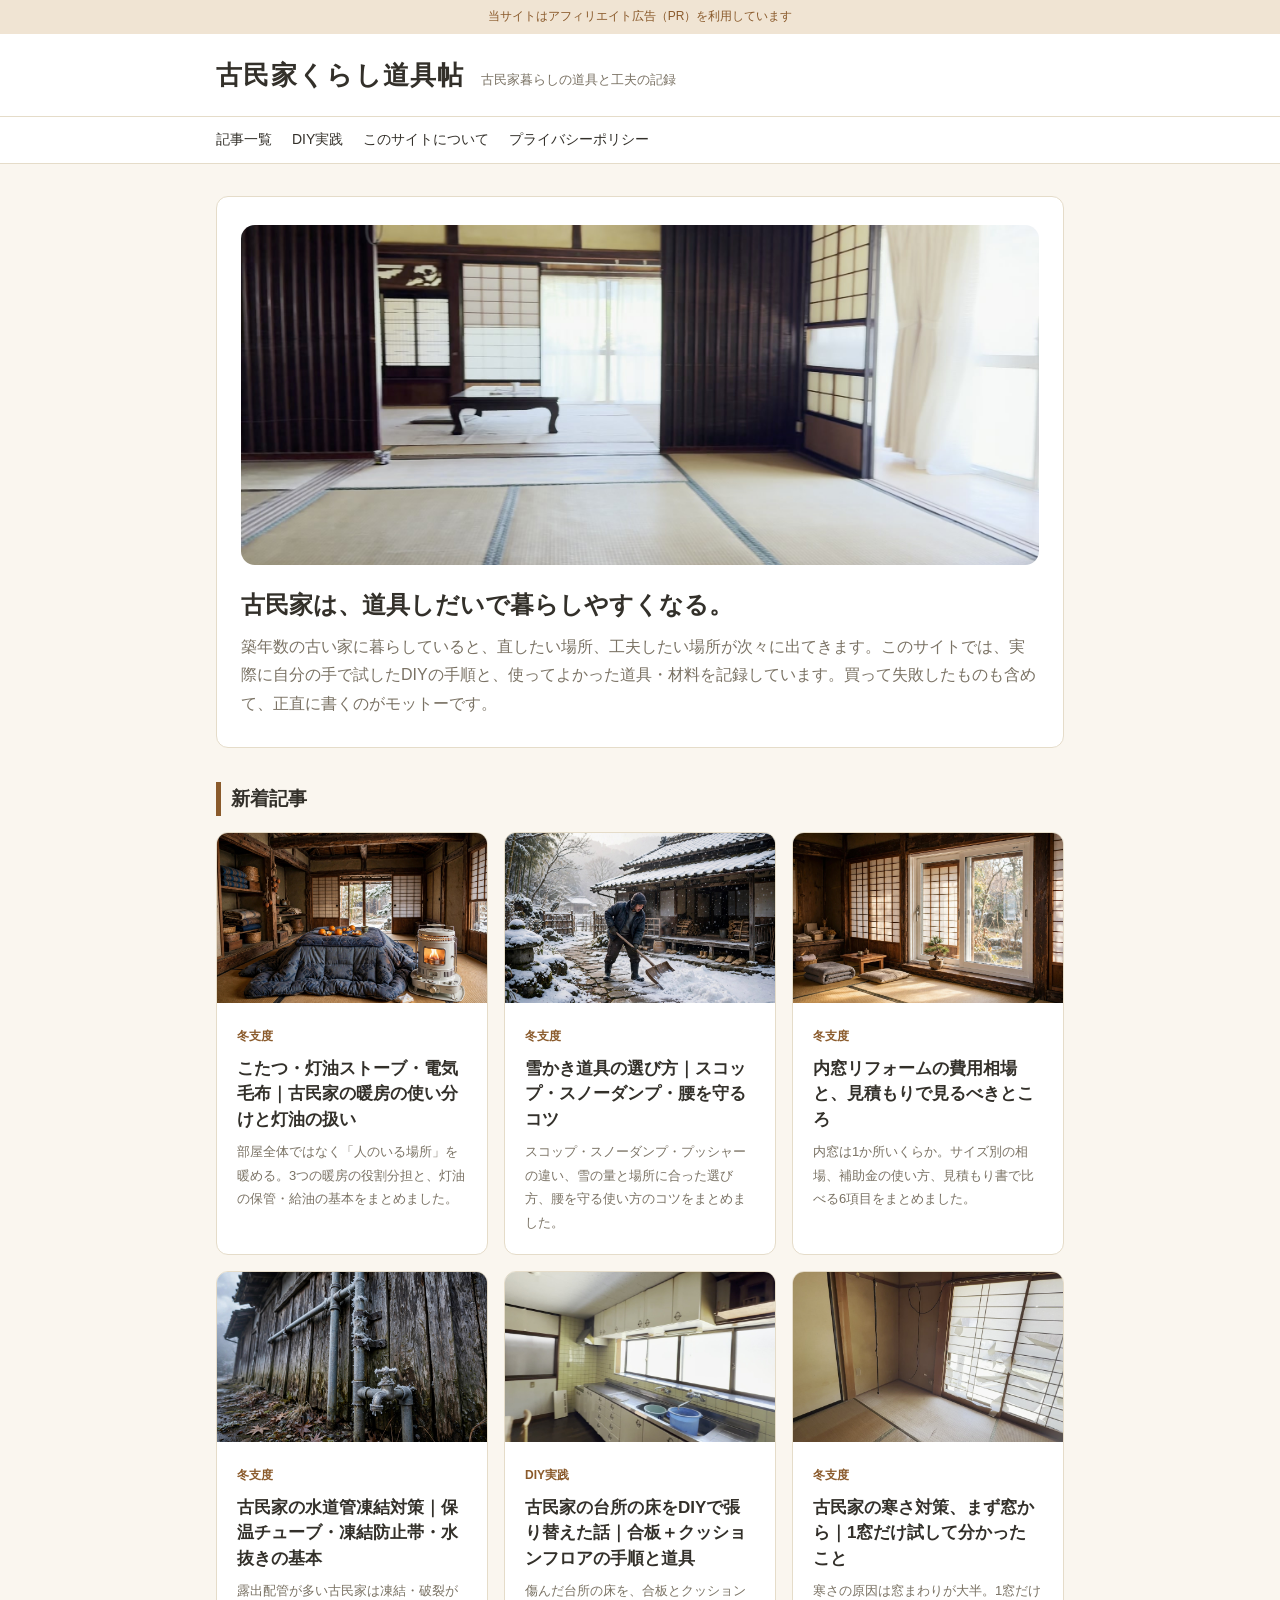
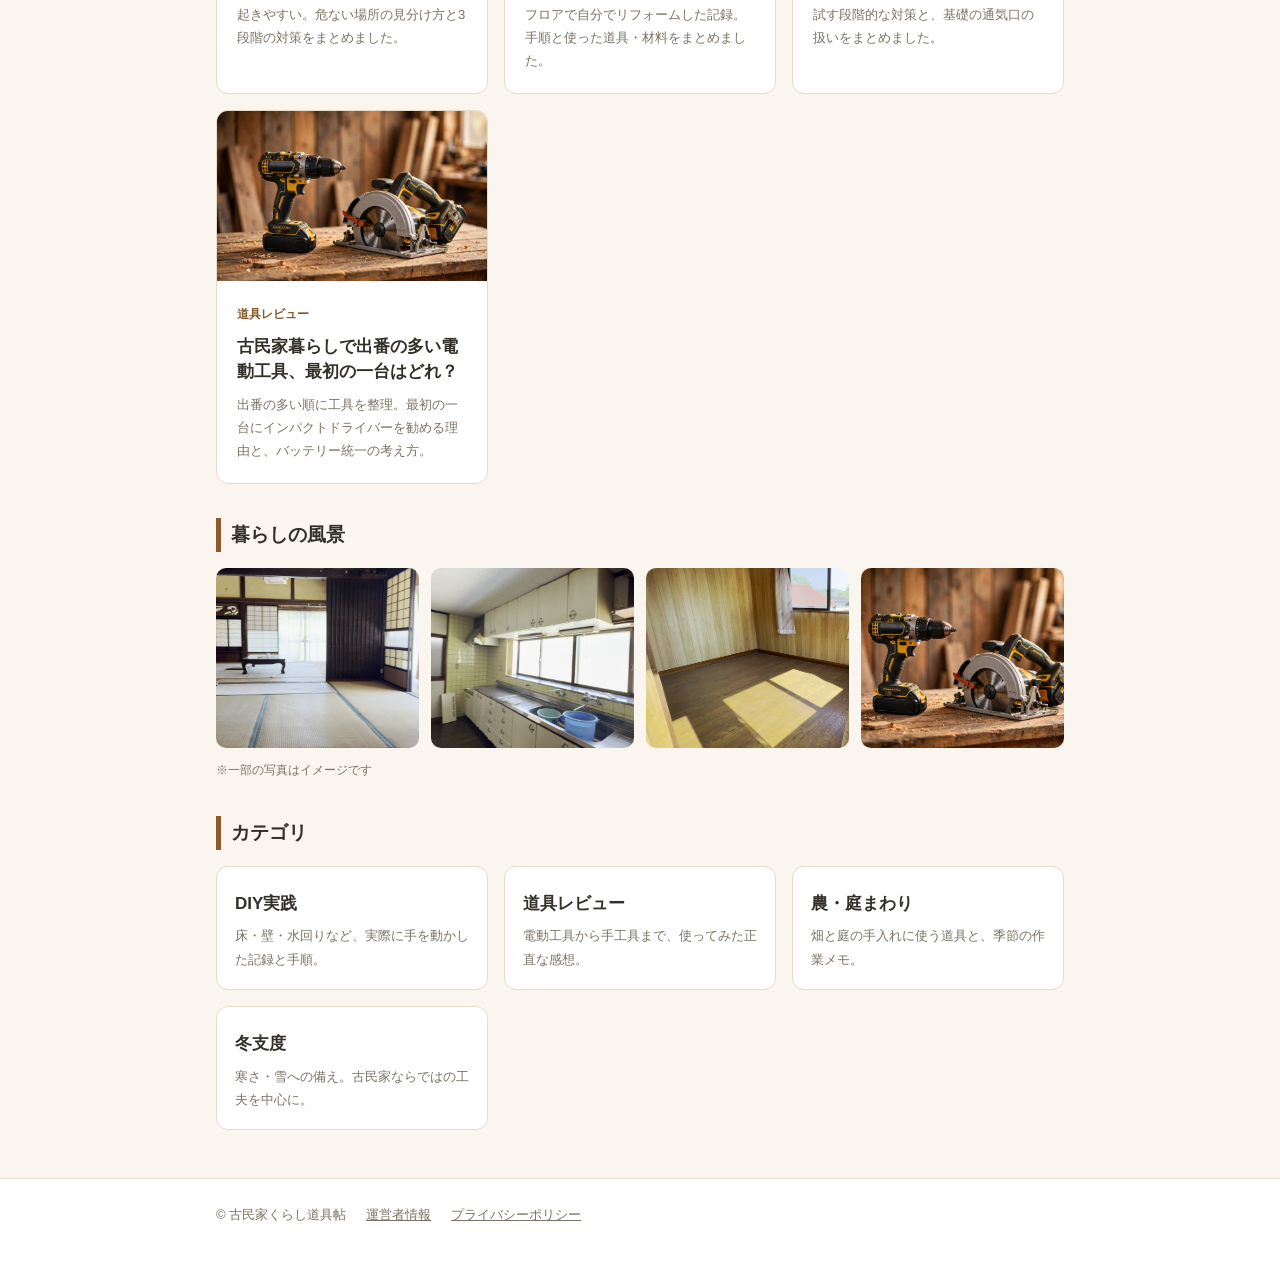
<file: index.html>
<!DOCTYPE html>
<html lang="ja">
<head>
<meta charset="UTF-8">
<meta name="viewport" content="width=device-width, initial-scale=1">
<title>古民家くらし道具帖｜古民家暮らしの道具と工夫の記録</title>
<meta name="description" content="古民家に暮らしながら、DIYや日々の暮らしで実際に使っている道具・材料を正直に記録するサイトです。">
<link rel="stylesheet" href="style.css">
<!-- Google tag (gtag.js) -->
<script async src="https://www.googletagmanager.com/gtag/js?id=G-YVB22NYQNQ"></script>
<script>
  window.dataLayer = window.dataLayer || [];
  function gtag(){dataLayer.push(arguments);}
  gtag('js', new Date());
  gtag('config', 'G-YVB22NYQNQ');
</script>
</head>
<body>
<div class="pr-note">当サイトはアフィリエイト広告（PR）を利用しています</div>
<header class="site">
  <div class="wrap">
    <a class="logo" href="index.html">古民家くらし道具帖</a>
    <span class="tagline">古民家暮らしの道具と工夫の記録</span>
  </div>
</header>
<nav class="cats">
  <div class="wrap">
    <a href="#articles">記事一覧</a>
    <a href="articles/yuka-diy.html">DIY実践</a>
    <a href="about.html">このサイトについて</a>
    <a href="privacy.html">プライバシーポリシー</a>
  </div>
</nav>
<main>
  <div class="wrap">
    <section class="hero">
      <img class="hero-img" src="images/hero-real.jpg" alt="障子と畳の大広間が続く古民家の室内">
      <h1>古民家は、道具しだいで暮らしやすくなる。</h1>
      <p>築年数の古い家に暮らしていると、直したい場所、工夫したい場所が次々に出てきます。このサイトでは、実際に自分の手で試したDIYの手順と、使ってよかった道具・材料を記録しています。買って失敗したものも含めて、正直に書くのがモットーです。</p>
    </section>

    <h2 class="sec" id="articles">新着記事</h2>
    <div class="cards">
      <a class="card" href="articles/danbou-tsukaiwake.html">
        <img class="card-img" src="images/danbou-lead.jpg" alt="古民家の和室のこたつと灯油ストーブ">
        <div class="card-body">
          <span class="cat">冬支度</span>
          <h3>こたつ・灯油ストーブ・電気毛布｜古民家の暖房の使い分けと灯油の扱い</h3>
          <p>部屋全体ではなく「人のいる場所」を暖める。3つの暖房の役割分担と、灯油の保管・給油の基本をまとめました。</p>
        </div>
      </a>
      <a class="card" href="articles/yukikaki-dogu.html">
        <img class="card-img" src="images/yukikaki-lead.jpg" alt="雪の積もった古民家の玄関前で雪かきをする様子">
        <div class="card-body">
          <span class="cat">冬支度</span>
          <h3>雪かき道具の選び方｜スコップ・スノーダンプ・腰を守るコツ</h3>
          <p>スコップ・スノーダンプ・プッシャーの違い、雪の量と場所に合った選び方、腰を守る使い方のコツをまとめました。</p>
        </div>
      </a>
      <a class="card" href="articles/uchimado-hiyou.html">
        <img class="card-img" src="images/uchimado-lead.jpg" alt="和室に取り付けた樹脂製の内窓">
        <div class="card-body">
          <span class="cat">冬支度</span>
          <h3>内窓リフォームの費用相場と、見積もりで見るべきところ</h3>
          <p>内窓は1か所いくらか。サイズ別の相場、補助金の使い方、見積もり書で比べる6項目をまとめました。</p>
        </div>
      </a>
      <a class="card" href="articles/suido-toketsu.html">
        <img class="card-img" src="images/pipe-lead.jpg" alt="霜のついた古民家の屋外水道管と蛇口">
        <div class="card-body">
          <span class="cat">冬支度</span>
          <h3>古民家の水道管凍結対策｜保温チューブ・凍結防止帯・水抜きの基本</h3>
          <p>露出配管が多い古民家は凍結・破裂が起きやすい。危ない場所の見分け方と3段階の対策をまとめました。</p>
        </div>
      </a>
      <a class="card" href="articles/yuka-diy.html">
        <img class="card-img" src="images/kitchen-before.jpg" alt="リフォーム前の古民家の台所">
        <div class="card-body">
          <span class="cat">DIY実践</span>
          <h3>古民家の台所の床をDIYで張り替えた話｜合板＋クッションフロアの手順と道具</h3>
          <p>傷んだ台所の床を、合板とクッションフロアで自分でリフォームした記録。手順と使った道具・材料をまとめました。</p>
        </div>
      </a>
      <a class="card" href="articles/mado-samusa.html">
        <img class="card-img" src="images/window-real.jpg" alt="破れた障子のある和室">
        <div class="card-body">
          <span class="cat">冬支度</span>
          <h3>古民家の寒さ対策、まず窓から｜1窓だけ試して分かったこと</h3>
          <p>寒さの原因は窓まわりが大半。1窓だけ試す段階的な対策と、基礎の通気口の扱いをまとめました。</p>
        </div>
      </a>
      <a class="card" href="articles/dendo-kogu.html">
        <img class="card-img" src="images/tools.jpg" alt="作業台の上のインパクトドライバーと丸ノコ">
        <div class="card-body">
          <span class="cat">道具レビュー</span>
          <h3>古民家暮らしで出番の多い電動工具、最初の一台はどれ？</h3>
          <p>出番の多い順に工具を整理。最初の一台にインパクトドライバーを勧める理由と、バッテリー統一の考え方。</p>
        </div>
      </a>
    </div>

    <h2 class="sec">暮らしの風景</h2>
    <div class="gallery">
      <img src="images/hero-real.jpg" alt="古民家の大広間">
      <img src="images/kitchen-before.jpg" alt="古民家の台所">
      <img src="images/room-sun.jpg" alt="日差しの入る板の間">
      <img src="images/tools.jpg" alt="作業台の電動工具">
    </div>
    <p class="note">※一部の写真はイメージです</p>

    <h2 class="sec">カテゴリ</h2>
    <div class="cards">
      <div class="card"><h3>DIY実践</h3><p>床・壁・水回りなど、実際に手を動かした記録と手順。</p></div>
      <div class="card"><h3>道具レビュー</h3><p>電動工具から手工具まで、使ってみた正直な感想。</p></div>
      <div class="card"><h3>農・庭まわり</h3><p>畑と庭の手入れに使う道具と、季節の作業メモ。</p></div>
      <div class="card"><h3>冬支度</h3><p>寒さ・雪への備え。古民家ならではの工夫を中心に。</p></div>
    </div>
  </div>
</main>
<footer class="site">
  <div class="wrap">
    <span>© 古民家くらし道具帖</span>
    <a href="about.html">運営者情報</a>
    <a href="privacy.html">プライバシーポリシー</a>
  </div>
</footer>
</body>
</html>
</file>
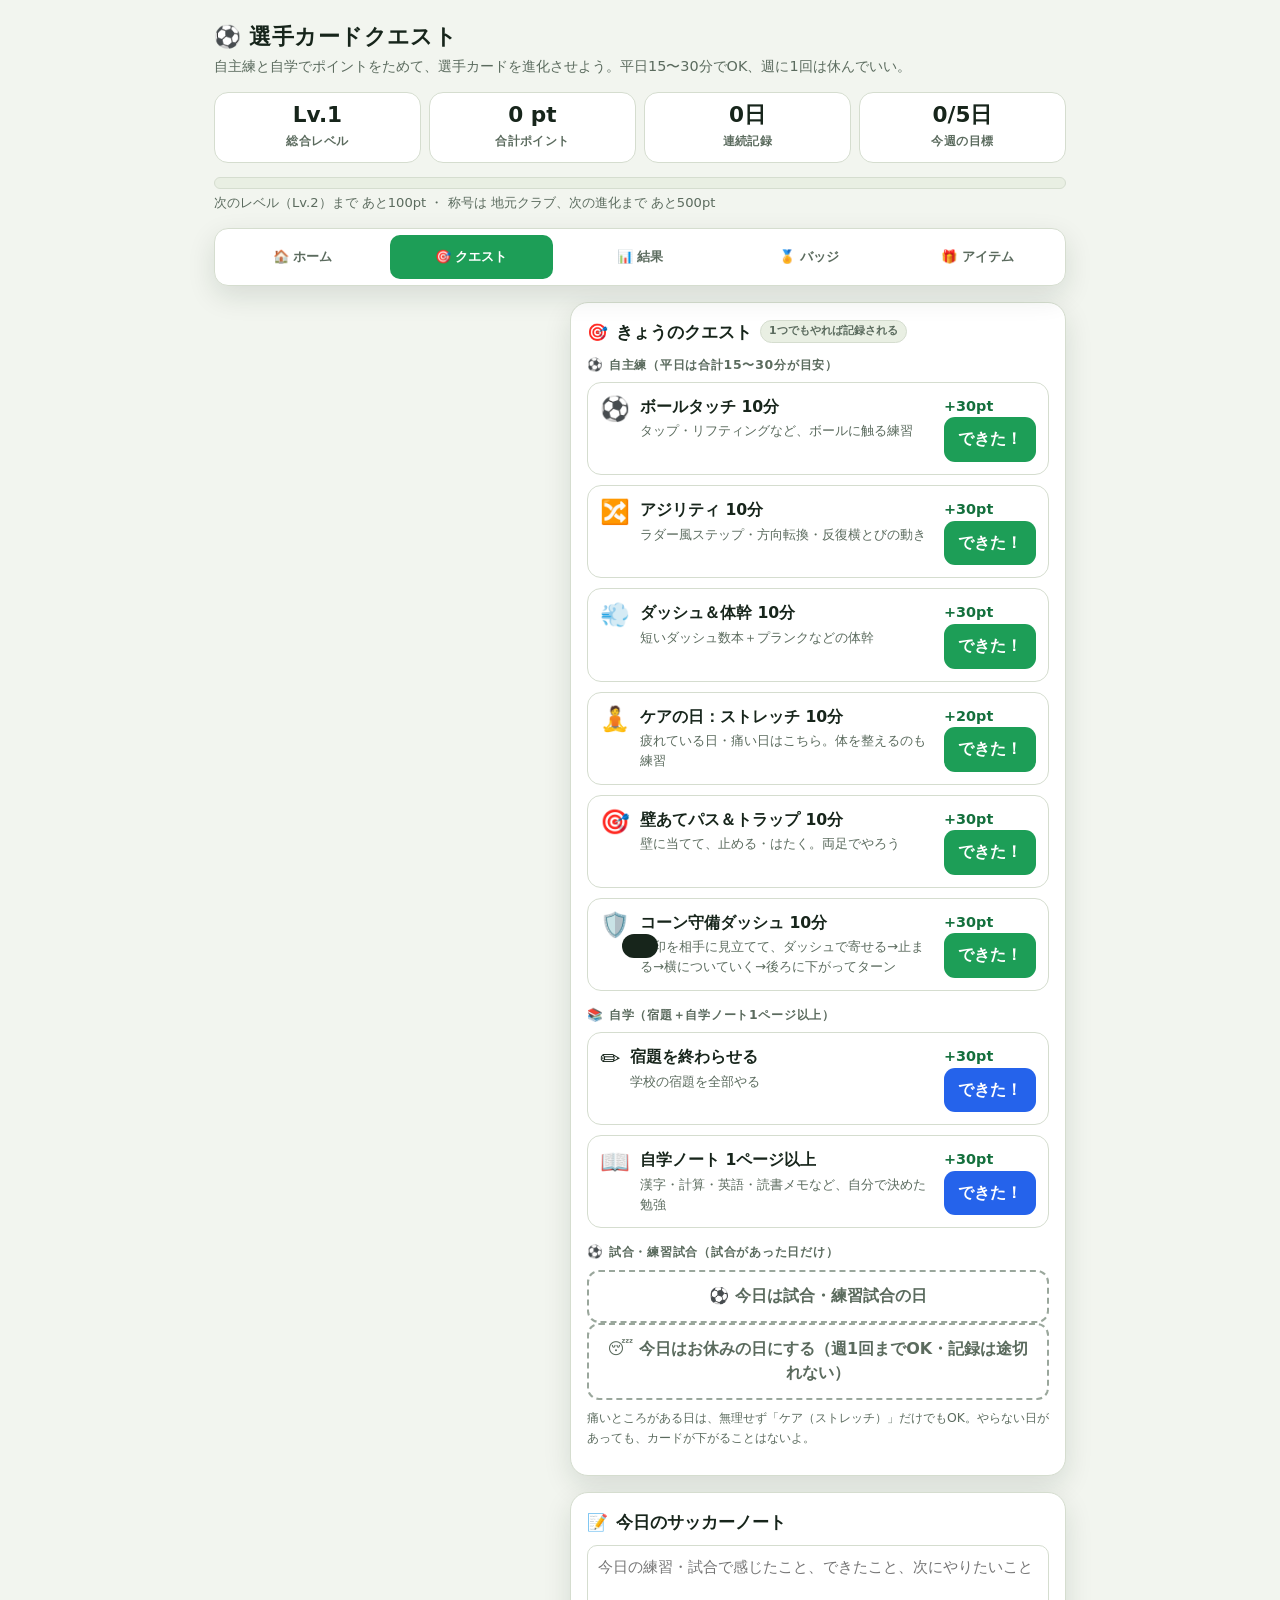
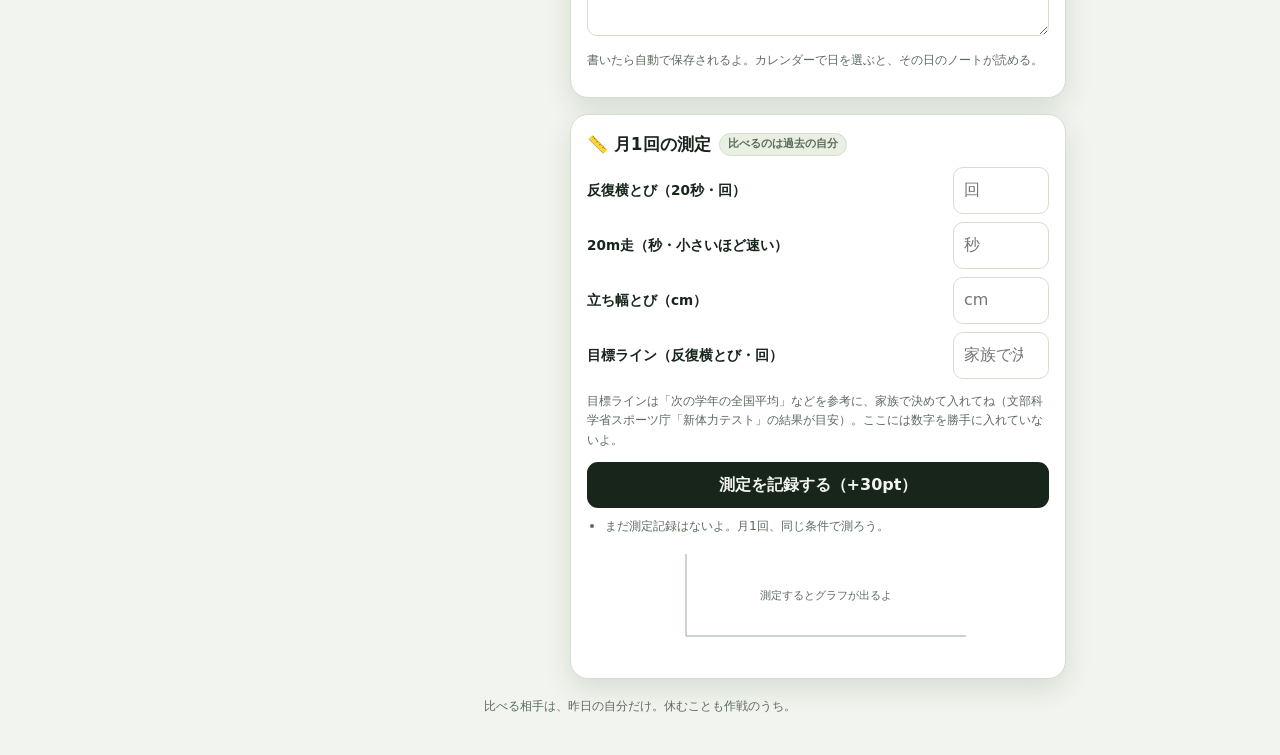
<file: player-card-quest/index.html>
<!doctype html>
<html lang="ja">
<head>
<meta charset="utf-8" />
<meta name="viewport" content="width=device-width, initial-scale=1, viewport-fit=cover" />
<meta name="color-scheme" content="light dark" />
<meta name="mobile-web-app-capable" content="yes" />
<meta name="apple-mobile-web-app-capable" content="yes" />
<meta name="apple-mobile-web-app-status-bar-style" content="default" />
<meta name="apple-mobile-web-app-title" content="選手カードクエスト" />
<link rel="icon" href="data:," />
<title>自主練・自学 選手カードアプリ</title>
<style>
:root{
  --bg:#f2f5ef; --surface:#ffffff; --surface2:#e9efe3; --ink:#17251b; --muted:#5b6b5e;
  --line:#d5ddcf; --green:#1d9e57; --green-d:#14703d; --blue:#2563eb; --gold:#e8a812; --gold-bg:#fdf3d3;
  --rest:#9aa79c; --accent:#ffcf3f; --danger:#d64545;
  --card-bronze1:#8a5a33; --card-bronze2:#c98d54;
  --shadow:0 10px 28px rgba(20,40,25,.12);
}
@media (prefers-color-scheme: dark){
  :root{ --bg:#10160f; --surface:#1a241a; --surface2:#232f23; --ink:#eef4ec; --muted:#a7b8a6; --line:#334233; --gold-bg:#3a3312; --shadow:0 10px 28px rgba(0,0,0,.45); }
}
*{box-sizing:border-box}
html{-webkit-text-size-adjust:100%}
body{margin:0;background:var(--bg);color:var(--ink);font-family:"Hiragino Kaku Gothic ProN","Hiragino Sans","Noto Sans JP",system-ui,sans-serif;line-height:1.55}
button,[role="button"],select,input:not([type="checkbox"]){min-height:44px}
button{font:inherit;cursor:pointer}
.wrap{max-width:880px;margin:0 auto;padding:14px 14px 40px}
h1{font-size:1.35rem;margin:6px 0 2px;letter-spacing:.02em}
.sub{color:var(--muted);font-size:.9rem;margin:0 0 14px}
/* stats */
.stats{display:grid;grid-template-columns:repeat(4,1fr);gap:8px;margin-bottom:14px}
.stat{background:var(--surface);border:1px solid var(--line);border-radius:14px;padding:10px 8px;text-align:center}
.stat b{display:block;font-size:1.35rem;line-height:1.15}
.stat span{font-size:.72rem;color:var(--muted);font-weight:700;letter-spacing:.04em}
.xpbar{height:12px;background:var(--surface2);border-radius:99px;overflow:hidden;margin:6px 0 4px;border:1px solid var(--line)}
.xpbar i{display:block;height:100%;background:linear-gradient(90deg,var(--green),#57c785);width:0%;transition:width .5s}
.xpnote{font-size:.82rem;color:var(--muted);margin:0 0 14px}
/* layout */
.grid{display:grid;grid-template-columns:1fr;gap:16px}
@media(min-width:760px){.grid{grid-template-columns:340px 1fr}}
.panel{background:var(--surface);border:1px solid var(--line);border-radius:18px;padding:16px;box-shadow:var(--shadow)}
.panel h2{font-size:1.05rem;margin:0 0 10px;display:flex;align-items:center;gap:8px}
.panel h2 .tag{font-size:.68rem;background:var(--surface2);border:1px solid var(--line);padding:2px 8px;border-radius:99px;color:var(--muted)}
/* player card */
.pcard{border-radius:16px;padding:16px;color:#fff;position:relative;overflow:hidden;min-height:300px;display:flex;flex-direction:column;transition:background .4s}
.pcard::after{content:"";position:absolute;inset:auto -30px -60px auto;width:190px;height:190px;border-radius:50%;background:rgba(255,255,255,.14)}
.tier-bronze{background:linear-gradient(150deg,#14532d,#22c55e 60%,#166534)}
.tier-silver{background:linear-gradient(150deg,#1e3a5f,#3b82c4 55%,#1d4e79)}
.tier-gold{background:linear-gradient(150deg,#0a1e3f,#1b4f9c 55%,#c8102e)}
.tier-diamond{background:linear-gradient(150deg,#7f1d1d,#dc2626 55%,#991b1b)}
.tier-legend{background:linear-gradient(150deg,#171717,#4c1d95 55%,#b8860b)}
.tier-ballon{background:linear-gradient(150deg,#92600a,#f5c542 45%,#fff3b0 70%,#d4a017)}
.pcard .row1{display:flex;justify-content:space-between;align-items:flex-start;position:relative;z-index:1}
.pcard .pos{font-weight:900;font-size:1.6rem;line-height:1}
.pcard .pos small{display:block;font-size:.68rem;font-weight:700;opacity:.85;letter-spacing:.08em}
.pcard .tiername{font-weight:900;background:rgba(0,0,0,.28);padding:5px 10px;border-radius:99px;font-size:.8rem}
.pcard .face{display:flex;justify-content:center;padding:8px 0 2px;position:relative;z-index:1}
.pcard .pname{text-align:center;font-weight:900;font-size:1.25rem;letter-spacing:.06em;position:relative;z-index:1}
.pcard .pteam{text-align:center;font-size:.78rem;opacity:.9;position:relative;z-index:1}
.pcard .rarity{text-align:center;font-weight:900;letter-spacing:.35em;font-size:.8rem;margin-top:4px;position:relative;z-index:1;text-shadow:0 1px 3px rgba(0,0,0,.45)}
.pcard.rar-r{box-shadow:0 0 0 3px #d7dde6,0 12px 26px rgba(0,0,0,.4)}
.pcard.rar-sr{box-shadow:0 0 0 3px #f5c542,0 0 22px rgba(245,197,66,.55),0 12px 26px rgba(0,0,0,.4)}
.pcard.rar-ssr{box-shadow:0 0 0 3px #ff8a5c,0 0 0 6px #f5c542,0 0 26px rgba(255,120,200,.55),0 12px 26px rgba(0,0,0,.4)}
.pcard.rar-ur{box-shadow:0 0 0 3px #fff3b0,0 0 0 6px #f5c542,0 0 34px rgba(245,197,66,.8),0 12px 26px rgba(0,0,0,.45)}
.pcard.rar-legend{box-shadow:0 0 0 3px #ffe9a8,0 0 0 6px #e63946,0 0 42px rgba(230,57,70,.75),0 12px 26px rgba(0,0,0,.5)}
.abilities{margin-top:12px;display:grid;grid-template-columns:1fr 1fr;gap:7px 14px;position:relative;z-index:1}
.ab{font-size:.8rem}
.ab .top{display:flex;justify-content:space-between;font-weight:700}
.ab .rank{font-weight:900;color:var(--accent)}
.ab .bar{height:7px;background:rgba(0,0,0,.3);border-radius:99px;overflow:hidden;margin-top:3px}
.ab .bar i{display:block;height:100%;background:#fff;width:0%;transition:width .5s}
.evo{display:flex;gap:6px;margin-top:12px;flex-wrap:wrap}
.evo span{flex:1;min-width:56px;text-align:center;font-size:.7rem;font-weight:800;padding:7px 2px;border-radius:9px;background:var(--surface2);color:var(--muted);border:1px solid var(--line)}
.evo span.on{background:var(--gold-bg);color:var(--ink);border-color:var(--gold)}
.evo span small{display:block;font-weight:600;font-size:.62rem}
/* quests */
.quest{display:flex;gap:10px;align-items:flex-start;border:1px solid var(--line);border-radius:14px;padding:12px;margin-bottom:10px;background:var(--surface)}
.quest.done{opacity:.75;border-color:var(--green);background:color-mix(in srgb,var(--green) 8%, var(--surface))}
.quest .ic{font-size:1.5rem;line-height:1.2}
.quest .body{flex:1;min-width:0}
.quest .body b{display:block;font-size:.98rem}
.quest .body p{margin:2px 0 0;font-size:.82rem;color:var(--muted)}
.quest .pt{font-weight:900;color:var(--green-d);white-space:nowrap;font-size:.9rem}
@media (prefers-color-scheme: dark){.quest .pt{color:#6fd598}}
.quest button{border:0;border-radius:11px;padding:10px 14px;font-weight:900;background:var(--green);color:#fff;min-width:92px}
.quest button:disabled{background:var(--rest);color:#fff}
.quest.study button{background:var(--blue)}
.sec-label{font-size:.78rem;font-weight:900;letter-spacing:.06em;color:var(--muted);margin:14px 0 8px}
.sec-label:first-of-type{margin-top:0}
.restbtn{width:100%;border:2px dashed var(--rest);background:transparent;color:var(--muted);border-radius:12px;font-weight:800;padding:12px}
.restbtn.on{background:var(--surface2);color:var(--ink);border-style:solid}
/* week */
.weekdots{display:flex;gap:6px;margin:8px 0 4px}
.wd{flex:1;text-align:center}
.wd .dot{width:100%;aspect-ratio:1;max-width:44px;margin:0 auto;border-radius:50%;border:2px solid var(--line);display:flex;align-items:center;justify-content:center;font-weight:900;background:var(--surface)}
.wd small{display:block;margin-top:4px;font-size:.68rem;color:var(--muted);font-weight:700}
.wd.done .dot{background:var(--green);border-color:var(--green);color:#fff}
.wd.rest .dot{background:var(--surface2);border-color:var(--rest);color:var(--muted)}
.wd.today .dot{outline:3px solid var(--accent);outline-offset:1px}
/* calendar */
.cal-head{display:flex;align-items:center;justify-content:space-between;margin-bottom:8px}
.cal-head b{font-size:1rem}
.cal-head button{border:1px solid var(--line);background:var(--surface);border-radius:10px;padding:8px 14px;font-weight:800;color:var(--ink)}
.cal{display:grid;grid-template-columns:repeat(7,1fr);gap:5px}
.cal .dow{text-align:center;font-size:.7rem;font-weight:800;color:var(--muted);padding:2px 0}
.cal .day{aspect-ratio:1;border-radius:10px;border:1px solid var(--line);display:flex;flex-direction:column;align-items:center;justify-content:center;font-size:.85rem;font-weight:700;background:var(--surface);position:relative;padding:2px}
.cal .day .pt{font-size:.58rem;font-weight:800;color:var(--muted)}
.cal .day.empty{border:0;background:transparent}
.cal .day.practice{background:#cdeeda;border-color:var(--green)}
.cal .day.study{background:#d7e4fd;border-color:var(--blue)}
.cal .day.both{background:var(--gold-bg);border-color:var(--gold);box-shadow:inset 0 0 0 1px var(--gold)}
.cal .day.restd{background:var(--surface2);color:var(--muted)}
.cal .day.today{outline:3px solid var(--ink);outline-offset:-1px}
.cal .day.matchd{background:#ffe3c2;border-color:#f59e0b}
.cal .day .mk{font-size:.62rem;line-height:1}
#matchTiers .btn.on{background:#f59e0b;border-color:#f59e0b;color:#fff}
textarea.notebox{width:100%;box-sizing:border-box;border:1.5px solid var(--line);border-radius:10px;padding:10px;font:inherit;font-size:.92rem;background:var(--surface);color:var(--ink);resize:vertical}
@media (prefers-color-scheme: dark){.cal .day.practice{background:#14532d}.cal .day.study{background:#1e3a8a}}
.legend{display:flex;gap:12px;flex-wrap:wrap;font-size:.75rem;color:var(--muted);margin-top:10px}
.legend i{display:inline-block;width:12px;height:12px;border-radius:4px;vertical-align:-1px;margin-right:4px;border:1px solid var(--line)}
/* badges */
.badges{display:grid;grid-template-columns:repeat(3,1fr);gap:8px}
.badge{border:1px solid var(--line);border-radius:13px;padding:10px 6px;text-align:center;background:var(--surface2);opacity:.45;filter:grayscale(1)}
.badge.got{opacity:1;filter:none;background:var(--gold-bg);border-color:var(--gold)}
.badge .bi{font-size:1.5rem}
.badge b{display:block;font-size:.72rem;margin-top:2px}
.badge span{font-size:.62rem;color:var(--muted)}
/* measure */
.mrow{display:grid;grid-template-columns:1fr 96px;gap:8px;margin-bottom:8px}
.mrow label{font-size:.85rem;font-weight:700;align-self:center}
.mrow input{width:100%;border:1px solid var(--line);border-radius:10px;padding:10px;background:var(--surface);color:var(--ink);font:inherit}
.mlist{font-size:.85rem;margin:8px 0 0;padding-left:18px}
.note{font-size:.78rem;color:var(--muted)}
.btn{border:0;border-radius:11px;padding:11px 16px;font-weight:900;background:var(--ink);color:var(--bg)}
.btn.sub{background:var(--surface2);color:var(--ink);border:1px solid var(--line)}
.actions{display:flex;gap:8px;flex-wrap:wrap;margin-top:10px}
.actions .btn,.actions label.btn{flex:1;text-align:center;min-width:140px}
input[type=file]{display:none}
/* modal */
.modal{position:fixed;inset:0;background:rgba(10,20,12,.55);display:none;align-items:center;justify-content:center;padding:20px;z-index:50}
.modal.open{display:flex}
.modal .box{background:var(--surface);border-radius:20px;padding:28px 22px;text-align:center;max-width:340px;width:100%;box-shadow:var(--shadow)}
.modal .big{font-size:3rem}
.modal h3{margin:6px 0;font-size:1.3rem}
footer{margin-top:18px;font-size:.75rem;color:var(--muted);text-align:center}
.toast{position:fixed;left:50%;bottom:22px;transform:translateX(-50%) translateY(80px);background:var(--ink);color:var(--bg);padding:12px 18px;border-radius:99px;font-weight:800;font-size:.9rem;transition:transform .3s;z-index:60;max-width:92vw;text-align:center}
.toast.show{transform:translateX(-50%) translateY(0)}
/* tabs */
.tabs{display:flex;gap:6px;background:var(--surface);border:1px solid var(--line);border-radius:14px;padding:6px;margin-bottom:16px;position:sticky;top:8px;z-index:40;box-shadow:var(--shadow)}
.tabs button{flex:1;border:0;background:transparent;border-radius:10px;padding:9px 2px;font-weight:900;font-size:.82rem;color:var(--muted);min-height:44px}
.tabs button.on{background:var(--green);color:#fff}
</style>
</head>
<body>
<div class="wrap">
  <h1>⚽ 選手カードクエスト</h1>
  <p class="sub">自主練と自学でポイントをためて、選手カードを進化させよう。平日15〜30分でOK、週に1回は休んでいい。</p>

  <div class="stats" role="group" aria-label="ステータス">
    <div class="stat"><b id="stLv">Lv.1</b><span>総合レベル</span></div>
    <div class="stat"><b id="stPt">0 pt</b><span>合計ポイント</span></div>
    <div class="stat"><b id="stStreak">0日</b><span>連続記録</span></div>
    <div class="stat"><b id="stWeek">0/5日</b><span>今週の目標</span></div>
  </div>
  <div class="xpbar" aria-hidden="true"><i id="xpFill"></i></div>
  <p class="xpnote" id="xpNote">次のレベルまで あと100pt</p>

  <nav class="tabs" aria-label="ページ切り替え">
    <button type="button" data-p="home">🏠 ホーム</button>
    <button type="button" data-p="quest" class="on">🎯 クエスト</button>
    <button type="button" data-p="result">📊 結果</button>
    <button type="button" data-p="badge">🏅 バッジ</button>
    <button type="button" data-p="item">🎁 アイテム</button>
  </nav>

  <div class="grid">
    <div>
      <section class="panel" data-page="home" aria-label="選手カード">
        <h2>🪪 選手カード <span class="tag">進化で姿が変わる</span></h2>
        <div class="pcard tier-bronze" id="pcard">
          <div class="row1">
            <div class="pos">SB<small>サイドバック</small></div>
            <div class="tiername" id="tierName">🏠 地元クラブ</div>
          </div>
          <div id="cardEmblem" style="position:absolute;top:56px;right:14px;font-size:1.8rem;z-index:1;filter:drop-shadow(0 2px 4px rgba(0,0,0,.4))"></div>
          <div class="face" id="cardFace" aria-hidden="true">
            <svg width="110" height="110" viewBox="0 0 100 100"><circle cx="50" cy="26" r="14" fill="#fff" opacity=".95"/><path d="M50 42c-14 0-22 10-24 26l-3 18h14l5-16v24h16V70l5 16h14l-3-18c-2-16-10-26-24-26z" fill="#fff" opacity=".95"/><circle cx="82" cy="80" r="10" fill="#17251b"/><path d="M82 70a10 10 0 010 20M74 76h16M76 86l6-12 6 12" stroke="#fff" stroke-width="1.6" fill="none"/></svg>
          </div>
          <div class="pname" id="cardName">TAKERU</div>
          <div class="pteam" id="cardStage">所属：地元のクラブチーム</div>
          <div class="rarity" id="cardRarity"></div>
          <div class="abilities" id="abilities"></div>
        </div>
        <div class="evo" id="evo"></div>
        <p class="note" style="margin-top:10px">名前と写真は下のボタンで変えられるよ。写真はこの端末の中だけに保存されて、外部に送られることはないよ。切り抜き写真（背景が透明なもの）を使うと、ポスターみたいにかっこよくなるよ。</p>
        <div class="actions">
          <button class="btn sub" id="renameBtn" type="button">✏️ 名前を変える</button>
          <label class="btn sub" for="photoIn">📷 写真を変える</label>
          <input type="file" id="photoIn" accept="image/*">
          <button class="btn sub" id="photoDel" type="button" style="display:none">写真を消す</button>
        </div>
        <div id="renameBox" style="display:none;margin-top:10px">
          <div class="mrow"><label for="nameInput">カードの名前</label><input id="nameInput" type="text" maxlength="12" placeholder="例）TAKERU"></div>
          <button class="btn" id="nameSave" type="button" style="width:100%">決定</button>
        </div>
      </section>

      <section class="panel" style="margin-top:16px" data-page="badge" aria-label="バッジ">
        <h2>🏅 バッジ</h2>
        <div class="badges" id="badges"></div>
      </section>

      <section class="panel" style="margin-top:16px" data-page="item" aria-label="アイテム">
        <h2>🎁 アイテム交換 <span class="tag" id="starBalance">⭐ 0</span></h2>
        <p class="note">スターは「レベルアップ +1」「週5日クリア +2」「測定で自己ベスト +1」でたまるよ。ためてエンブレムと交換すると、選手カードに付けられる。</p>
        <div id="shop"></div>
      </section>
    </div>

    <div>
      <section class="panel" data-page="quest" aria-label="今日のクエスト">
        <div id="editBanner" style="display:none;background:#fff7e0;border:1.5px solid var(--gold);border-radius:10px;padding:8px 10px;margin-bottom:10px;font-weight:800">🗓️ <span id="editBannerTxt"></span> <button class="btn sub" id="editBackBtn" type="button" style="float:right">今日に戻る</button></div>
        <h2>🎯 <span id="questTitle">きょうのクエスト</span> <span class="tag">1つでもやれば記録される</span></h2>
        <p class="sec-label">⚽ 自主練（平日は合計15〜30分が目安）</p>
        <div id="practiceQuests"></div>
        <p class="sec-label">📚 自学（宿題＋自学ノート1ページ以上）</p>
        <div id="studyQuests"></div>
        <p class="sec-label">⚽ 試合・練習試合（試合があった日だけ）</p>
        <button class="restbtn" id="matchBtn" type="button">⚽ 今日は試合・練習試合の日</button>
        <div id="matchBox" style="display:none;margin-top:8px">
          <p class="note">どれくらい出た？ 自分で選んでね。</p>
          <div class="actions" id="matchTiers" style="margin-top:6px"></div>
        </div>
        <button class="restbtn" id="restBtn" type="button">😴 今日はお休みの日にする（週1回までOK・記録は途切れない）</button>
        <p class="note" style="margin-top:8px">痛いところがある日は、無理せず「ケア（ストレッチ）」だけでもOK。やらない日があっても、カードが下がることはないよ。</p>
      </section>

      <section class="panel" style="margin-top:16px" data-page="quest" aria-label="サッカーノート">
        <h2>📝 <span id="noteTitle">今日のサッカーノート</span></h2>
        <textarea class="notebox" id="noteToday" rows="3" placeholder="今日の練習・試合で感じたこと、できたこと、次にやりたいこと"></textarea>
        <p class="note" style="margin-top:6px">書いたら自動で保存されるよ。カレンダーで日を選ぶと、その日のノートが読める。</p>
      </section>

      <section class="panel" style="margin-top:16px" data-page="result" aria-label="今週の目標">
        <h2>📆 今週の目標：5日やる</h2>
        <div class="weekdots" id="weekDots"></div>
        <p class="note" id="weekNote">あと5日で週目標クリア！</p>
      </section>

      <section class="panel" style="margin-top:16px" data-page="result" aria-label="カレンダー">
        <h2>🗓️ カレンダー</h2>
        <div class="cal-head">
          <button type="button" id="prevM" aria-label="前の月">◀</button>
          <b id="calTitle"></b>
          <button type="button" id="nextM" aria-label="次の月">▶</button>
        </div>
        <div class="cal" id="cal"></div>
        <div class="legend">
          <span><i style="background:#cdeeda"></i>自主練</span>
          <span><i style="background:#d7e4fd"></i>自学</span>
          <span><i style="background:#fdf3d3"></i>両方（金）</span>
          <span><i style="background:#e9efe3"></i>お休み</span>
          <span><i style="background:#ffe3c2"></i>⚽試合</span>
        </div>
        <div id="dayDetail" class="note" style="margin-top:10px"></div>
      </section>

      <section class="panel" style="margin-top:16px" data-page="quest" aria-label="測定">
        <h2>📏 月1回の測定 <span class="tag">比べるのは過去の自分</span></h2>
        <div class="mrow"><label for="mSide">反復横とび（20秒・回）</label><input id="mSide" type="number" inputmode="numeric" min="0" placeholder="回"></div>
        <div class="mrow"><label for="mDash">20m走（秒・小さいほど速い）</label><input id="mDash" type="number" inputmode="decimal" step="0.01" min="0" placeholder="秒"></div>
        <div class="mrow"><label for="mJump">立ち幅とび（cm）</label><input id="mJump" type="number" inputmode="numeric" min="0" placeholder="cm"></div>
        <div class="mrow"><label for="mTarget">目標ライン（反復横とび・回）</label><input id="mTarget" type="number" inputmode="numeric" min="0" placeholder="家族で決める"></div>
        <p class="note">目標ラインは「次の学年の全国平均」などを参考に、家族で決めて入れてね（文部科学省スポーツ庁「新体力テスト」の結果が目安）。ここには数字を勝手に入れていないよ。</p>
        <button class="btn" id="mSave" type="button" style="width:100%">測定を記録する（+30pt）</button>
        <ul class="mlist" id="mList"><li class="note">まだ測定記録はないよ。月1回、同じ条件で測ろう。</li></ul>
        <svg id="mChart" viewBox="0 0 320 110" width="100%" height="110" style="margin-top:8px" aria-label="反復横とびの記録グラフ"></svg>
      </section>

    </div>
  </div>

  <footer>比べる相手は、昨日の自分だけ。休むことも作戦のうち。</footer>
</div>

<div class="modal" id="modal" role="dialog" aria-modal="true" aria-labelledby="modalTitle">
  <div class="box">
    <div class="big" id="modalIcon">🎉</div>
    <h3 id="modalTitle">レベルアップ！</h3>
    <p id="modalText"></p>
    <button class="btn" id="modalClose" type="button" style="width:100%">やったー！</button>
  </div>
</div>
<div class="toast" id="toast" role="status"></div>

<script>
(function(){
"use strict";
var TODAY = new Date(); TODAY.setHours(0,0,0,0);
function key(d){ return d.getFullYear()+"-"+String(d.getMonth()+1).padStart(2,"0")+"-"+String(d.getDate()).padStart(2,"0"); }
var TODAYK = key(TODAY);

var ABILITIES = [
  {id:"speed", name:"スピード", icon:"💨"},
  {id:"agility", name:"アジリティ", icon:"🔀"},
  {id:"touch", name:"ボールタッチ", icon:"⚽"},
  {id:"pass", name:"パス", icon:"🎯"},
  {id:"defense", name:"守備", icon:"🛡️"},
  {id:"stamina", name:"スタミナ", icon:"🔋"},
  {id:"study", name:"まなび", icon:"📚"}
];
var QUESTS = [
  {id:"q_touch", type:"practice", icon:"⚽", name:"ボールタッチ 10分", desc:"タップ・リフティングなど、ボールに触る練習", pt:30, ab:"touch"},
  {id:"q_agility", type:"practice", icon:"🔀", name:"アジリティ 10分", desc:"ラダー風ステップ・方向転換・反復横とびの動き", pt:30, ab:"agility"},
  {id:"q_dash", type:"practice", icon:"💨", name:"ダッシュ＆体幹 10分", desc:"短いダッシュ数本＋プランクなどの体幹", pt:30, ab:"speed"},
  {id:"q_care", type:"practice", icon:"🧘", name:"ケアの日：ストレッチ 10分", desc:"疲れている日・痛い日はこちら。体を整えるのも練習", pt:20, ab:"stamina"},
  {id:"q_pass", type:"practice", icon:"🎯", name:"壁あてパス＆トラップ 10分", desc:"壁に当てて、止める・はたく。両足でやろう", pt:30, ab:"pass"},
  {id:"q_def", type:"practice", icon:"🛡️", name:"コーン守備ダッシュ 10分", desc:"目印を相手に見立てて、ダッシュで寄せる→止まる→横についていく→後ろに下がってターン", pt:30, ab:"defense"},
  {id:"q_homework", type:"study", icon:"✏️", name:"宿題を終わらせる", desc:"学校の宿題を全部やる", pt:30, ab:"study", abPt:15},
  {id:"q_jigaku", type:"study", icon:"📖", name:"自学ノート 1ページ以上", desc:"漢字・計算・英語・読書メモなど、自分で決めた勉強", pt:30, ab:"study", abPt:15}
];
var TIERS = [
  {min:0, name:"🏠 地元クラブ", cls:"tier-bronze", stage:"所属：地元のクラブチーム"},
  {min:500, name:"💪 強豪クラブ", cls:"tier-silver", stage:"所属：県内の強豪クラブチーム"},
  {min:1500, name:"🇯🇵 日本代表", cls:"tier-gold", stage:"所属：日本代表（日の丸を背負ってプレー）"},
  {min:3000, name:"✈️ 海外クラブ", cls:"tier-diamond", stage:"所属：海外クラブチーム"},
  {min:5000, name:"🌍 海外強豪クラブ", cls:"tier-legend", stage:"所属：海外の強豪クラブチーム"},
  {min:8000, name:"🏆 バロンドール", cls:"tier-ballon", stage:"世界最高の選手に贈られる称号"}
];
var BADGES = [
  {id:"b_first", icon:"🌱", name:"はじめの一歩", desc:"初クエスト達成", test:function(s){return s.totalPt>0;}},
  {id:"b_both", icon:"🌟", name:"両方クリア", desc:"自主練＋自学を同じ日に", test:function(s){return Object.keys(s.days).some(function(k){var d=s.days[k];return d.practice&&d.study;});}},
  {id:"b_3", icon:"🔥", name:"3日連続", desc:"連続3日記録", test:function(s){return streakOf(s)>=3;}},
  {id:"b_7", icon:"🏆", name:"7日連続", desc:"連続7日記録", test:function(s){return streakOf(s)>=7;}},
  {id:"b_week", icon:"📆", name:"週目標クリア", desc:"週5日達成", test:function(s){return s.weekClearedEver || weekDone(s)>=5;}},
  {id:"b_measure", icon:"📏", name:"測定デビュー", desc:"測定を1回記録", test:function(s){return s.measures.length>=1;}},
  {id:"b_silver", icon:"💪", name:"強豪クラブ昇格", desc:"500pt到達", test:function(s){return s.totalPt>=500;}},
  {id:"b_gold", icon:"🇯🇵", name:"日本代表選出", desc:"1,500pt到達", test:function(s){return s.totalPt>=1500;}},
  {id:"b_oversea", icon:"✈️", name:"海外挑戦", desc:"3,000pt到達", test:function(s){return s.totalPt>=3000;}},
  {id:"b_ballon", icon:"🏆", name:"バロンドール", desc:"8,000pt到達", test:function(s){return s.totalPt>=8000;}},
  {id:"b_item", icon:"🎁", name:"はじめてのアイテム", desc:"スターでアイテムをゲット", test:function(s){return (s.items||[]).length>=1;}},
  {id:"b_combo", icon:"💥", name:"コンボ達成", desc:"自主練＋自学を同じ日に両方", test:function(s){return Object.keys(s.days).some(function(k){return s.days[k].combo;});}}
];

var state = { name:"TAKERU", totalPt:0, ab:{}, days:{}, measures:[], target:0, photo:"", stars:0, items:[], emblem:"", chestWeek:"", weekClearedEver:false };
var ITEMS = [
  {id:"it_bolt", icon:"⚡", name:"スピードスター", cost:1},
  {id:"it_fire", icon:"🔥", name:"炎のエンブレム", cost:2},
  {id:"it_star", icon:"🌟", name:"ゴールデンスター", cost:3},
  {id:"it_lion", icon:"🦁", name:"ライオン", cost:4},
  {id:"it_crown", icon:"👑", name:"クラウン", cost:5},
  {id:"it_wing", icon:"🪽", name:"ウィング", cost:6},
  {id:"it_rainbow", icon:"🌈", name:"レインボー", cost:8},
  {id:"it_trophy", icon:"🏆", name:"チャンピオントロフィー", cost:10}
];
ABILITIES.forEach(function(a){ state.ab[a.id]=0; });

var DEFAULT_PHOTO = "[data-uri]";
/* 永続保存：この端末のブラウザに自動保存し、ページを閉じても翌日続きから再開できる */
var LSKEY = "player-card-quest-v1";
try {
  var savedRaw = localStorage.getItem(LSKEY);
  if (savedRaw) {
    var ps = JSON.parse(savedRaw);
    if (ps && typeof ps === "object") {
      if (typeof ps.name === "string" && ps.name) state.name = ps.name;
      state.totalPt = ps.totalPt || 0;
      state.days = ps.days || {};
      state.measures = ps.measures || [];
      state.target = ps.target || 0;
      if (typeof ps.photo === "string") state.photo = ps.photo;
      state.stars = ps.stars || 0;
      state.items = ps.items || [];
      state.emblem = ps.emblem || "";
      state.chestWeek = ps.chestWeek || "";
      state.weekClearedEver = !!ps.weekClearedEver;
      ABILITIES.forEach(function(a){ state.ab[a.id] = (ps.ab && ps.ab[a.id]) || 0; });
    }
  } else {
    state.photo = DEFAULT_PHOTO;
  }
} catch(e) {}
function saveState(){ try { localStorage.setItem(LSKEY, JSON.stringify(state)); } catch(e) {} syncUpload(); }
var SYNC_URL = "https://script.google.com/macros/s/AKfycby69qezcvZHZNUQew4Ou_kcsK9nrV5jJ9Kr3h1fiwLohuPZ7FWvmCAJ-ZaiEsiePfXtGQ/exec";
var SYNC_KEY = "pcq-takeru-8f42";
var syncTimer = null;
function syncUpload(){
  if(!SYNC_URL || SYNC_URL.indexOf("__") === 0) return;
  if(syncTimer) clearTimeout(syncTimer);
  syncTimer = setTimeout(function(){
    try {
      var s = JSON.parse(JSON.stringify(state));
      delete s.photo;
      fetch(SYNC_URL, { method: "POST", mode: "no-cors", headers: { "Content-Type": "text/plain" }, body: JSON.stringify({ key: SYNC_KEY, state: s }) }).catch(function(){});
    } catch(e) {}
  }, 1500);
}

function tierOf(pt){ var t=TIERS[0]; TIERS.forEach(function(x){ if(pt>=x.min) t=x; }); return t; }
function levelOf(pt){ return Math.floor(pt/100)+1; }
function rarityOf(pt){ if(pt>=8000)return{name:"LEGEND",cls:"rar-legend"}; if(pt>=5000)return{name:"UR",cls:"rar-ur"}; if(pt>=3000)return{name:"SSR",cls:"rar-ssr"}; if(pt>=1500)return{name:"SR",cls:"rar-sr"}; if(pt>=500)return{name:"R",cls:"rar-r"}; return{name:"",cls:""}; }
function rankOf(v){ if(v>=2500)return"SSS"; if(v>=1200)return"SS"; if(v>=600)return"S"; if(v>=450)return"A"; if(v>=320)return"B"; if(v>=220)return"C"; if(v>=140)return"D"; if(v>=70)return"E"; if(v>=25)return"F"; return"G"; }
function dayRec(k){ if(!state.days[k]) state.days[k]={practice:false,study:false,rest:false,pt:0,done:{},match:null,note:""}; return state.days[k]; }
function streakOf(s){
  var n=0, d=new Date(TODAY);
  // today not yet done doesn't break streak: start from yesterday if today empty
  var tk=key(d), tr=s.days[tk];
  if(!tr || (!tr.practice && !tr.study && !tr.rest)) d.setDate(d.getDate()-1);
  while(true){ var r=s.days[key(d)]; if(r && (r.practice||r.study||r.rest)){ n++; d.setDate(d.getDate()-1);} else break; }
  return n;
}
function weekStart(d){ var x=new Date(d); var dow=(x.getDay()+6)%7; x.setDate(x.getDate()-dow); x.setHours(0,0,0,0); return x; }
function weekDone(s){ var ws=weekStart(TODAY), n=0; for(var i=0;i<7;i++){ var d=new Date(ws); d.setDate(d.getDate()+i); var r=s.days[key(d)]; if(r&&(r.practice||r.study)) n++; } return n; }

var $=function(id){return document.getElementById(id);};
var toastT=null;
function toast(msg){ var t=$("toast"); t.textContent=msg; t.classList.add("show"); clearTimeout(toastT); toastT=setTimeout(function(){t.classList.remove("show");},2600); }
function showModal(icon,title,text){ $("modalIcon").textContent=icon; $("modalTitle").textContent=title; $("modalText").textContent=text; $("modal").classList.add("open"); }
$("modalClose").addEventListener("click",function(){ $("modal").classList.remove("open"); });

function renderQuests(){
  var mk=function(q){
    var rec=dayRec(editDay), done=!!rec.done[q.id];
    var div=document.createElement("div"); div.className="quest"+(q.type==="study"?" study":"")+(done?" done":"");
    div.innerHTML='<div class="ic" aria-hidden="true"></div><div class="body"><b></b><p></p></div><div><div class="pt">+'+q.pt+'pt</div><button type="button"></button></div>';
    div.querySelector(".ic").textContent=q.icon;
    div.querySelector("b").textContent=q.name;
    div.querySelector("p").textContent=q.desc;
    var btn=div.querySelector("button");
    btn.textContent=done?"✔ できた":"できた！";
    btn.disabled=done;
    btn.setAttribute("aria-label", q.name+" を完了にする");
    btn.addEventListener("click",function(){ completeQuest(q); });
    return div;
  };
  var p=$("practiceQuests"), s=$("studyQuests"); p.innerHTML=""; s.innerHTML="";
  QUESTS.forEach(function(q){ (q.type==="practice"?p:s).appendChild(mk(q)); });
  var rec=dayRec(editDay);
  $("restBtn").classList.toggle("on", !!rec.rest);
  $("restBtn").textContent = rec.rest ? "✔ 今日はお休みの日（タップで取り消し）" : "😴 今日はお休みの日にする（週1回までOK・記録は途切れない）";
}
var MATCH_TIERS=[
  {id:"bench", label:"出場なし（ベンチ）", ab:0, total:0},
  {id:"short", label:"少し出た（15分まで）", ab:2, total:10},
  {id:"half", label:"半分くらい（15〜30分）", ab:3, total:20},
  {id:"long", label:"たくさん出た（30分以上）", ab:5, total:30},
  {id:"full", label:"フル出場", ab:5, total:40}
];
function matchTier(id){ for(var i=0;i<MATCH_TIERS.length;i++) if(MATCH_TIERS[i].id===id) return MATCH_TIERS[i]; return null; }
function soccerAbs(){ return ABILITIES.filter(function(a){return a.id!=="study";}); }
var selDay=TODAYK;
var editDay=TODAYK;
function editDate(){ var p=editDay.split("-"); return new Date(+p[0], +p[1]-1, +p[2]); }
function editInCurWeek(){ return weekKeyOf(editDate())===weekKeyOf(TODAY); }
function fmtDay(k){ var p=k.split("-"); return (+p[1])+"月"+(+p[2])+"日"; }
function renderEditBanner(){
  var ed=editDay!==TODAYK;
  $("editBanner").style.display=ed?"block":"none";
  if(ed) $("editBannerTxt").textContent=fmtDay(editDay)+" の記録を編集中";
  $("questTitle").textContent=ed?fmtDay(editDay)+"のクエスト":"きょうのクエスト";
  $("noteTitle").textContent=ed?fmtDay(editDay)+"のサッカーノート":"今日のサッカーノート";
}
function applyMatch(tierId){
  var rec=dayRec(editDay);
  var prev=rec.match?matchTier(rec.match):null;
  if(tierId===rec.match) return;
  var beforeLv=levelOf(state.totalPt), beforeTier=tierOf(state.totalPt).name;
  if(prev){ state.totalPt-=prev.total; rec.pt-=prev.total; soccerAbs().forEach(function(a){ state.ab[a.id]-=prev.ab; }); }
  rec.match=tierId;
  var combo=false;
  if(tierId){
    var t=matchTier(tierId);
    state.totalPt+=t.total; rec.pt+=t.total; soccerAbs().forEach(function(a){ state.ab[a.id]+=t.ab; });
    rec.rest=false; rec.practice=true;
    if(rec.practice && rec.study && !rec.combo){ rec.combo=true; combo=true; rec.pt+=20; state.totalPt+=20; }
  } else {
    rec.practice = QUESTS.some(function(q){ return q.type==="practice" && rec.done[q.id]; });
  }
  var afterLv=levelOf(state.totalPt), afterTier=tierOf(state.totalPt).name;
  var inW=editInCurWeek();
  var lvStars=inW?Math.max(0, afterLv-beforeLv):0; state.stars+=lvStars;
  var chest=inW?grantChestIfNeeded():false;
  renderAll();
  if(!inW){ toast(tierId?("🗓️ "+fmtDay(editDay)+" に試合を記録したよ"):("🗓️ "+fmtDay(editDay)+" の試合の記録を取り消したよ")); return; }
  if(tierId){
    var tt=matchTier(tierId);
    if(afterTier!==beforeTier){ showModal("✨","ステージアップ！", afterTier+" に上がったよ！ "+tierOf(state.totalPt).stage); }
    else if(afterLv>beforeLv){ showModal("🎉","レベルアップ！", "Lv."+afterLv+" になったよ。ごほうびに ⭐+"+lvStars+" ゲット！"); }
    else if(combo){ showModal("💥","コンボボーナス！", "試合＋自学の両方クリアで +20pt ボーナス！"); }
    else toast(tt.total>0 ? "⚽ 試合を記録したよ（+"+tt.total+"pt）" : "⚽ 試合の日として記録したよ。出場したら時間を選んでね");
  } else {
    toast("試合の記録を取り消したよ");
  }
}
function renderMatch(){
  var rec=dayRec(editDay), on=!!rec.match;
  var btn=$("matchBtn");
  btn.classList.toggle("on", on);
  btn.textContent = on ? "✔ 今日は試合・練習試合の日（タップで取り消し）" : "⚽ 今日は試合・練習試合の日";
  $("matchBox").style.display = on ? "block" : "none";
  var box=$("matchTiers"); box.innerHTML="";
  MATCH_TIERS.forEach(function(t){
    var b=document.createElement("button"); b.type="button"; b.className="btn sub"+(rec.match===t.id?" on":"");
    b.textContent=t.label;
    b.addEventListener("click",function(){ applyMatch(t.id); });
    box.appendChild(b);
  });
}
function renderNote(){
  var ta=$("noteToday");
  if(document.activeElement!==ta){ ta.value=dayRec(editDay).note||""; }
}
function renderDayDetail(){
  var el=$("dayDetail"); if(!el) return;
  var r=state.days[selDay];
  var parts=selDay.replace(/-/g,"/");
  var txt="<b>"+parts+"</b>：";
  if(!r || (!r.practice && !r.study && !r.rest && !r.match)){ txt+="まだ記録はないよ。"; el.innerHTML=txt; return; }
  var kinds=[];
  if(r.match){ var t=matchTier(r.match); kinds.push("⚽試合（"+(t?t.label:"")+"）"); }
  if(r.practice && !r.match) kinds.push("自主練");
  if(r.study) kinds.push("自学");
  if(r.rest) kinds.push("お休み");
  txt+=kinds.join("・")+(r.pt?"　"+r.pt+"pt":"");
  txt+= r.note ? "<br>📝 "+r.note.replace(/</g,"&lt;") : "<br>📝 ノートはないよ";
  el.innerHTML=txt;
}
function renderDayEditBtn(){
  var el=$("dayDetail"); if(!el) return;
  if(selDay<TODAYK){
    var b=document.createElement("button"); b.type="button"; b.className="btn"; b.style.marginTop="6px";
    b.textContent = (editDay===selDay) ? "✔ この日を編集中（クエスト画面を見てね）" : "🗓️ この日を記録・編集する";
    b.addEventListener("click",function(){ editDay=selDay; renderAll(); document.querySelector('.tabs button[data-p="quest"]').click(); window.scrollTo(0,0); });
    el.appendChild(document.createElement("br")); el.appendChild(b);
  }
}
function weekKeyOf(d){ return key(weekStart(d)); }
function grantChestIfNeeded(){
  var wk=weekKeyOf(TODAY);
  if(weekDone(state)>=5 && state.chestWeek!==wk){
    state.chestWeek=wk; state.weekClearedEver=true; state.stars+=2;
    return true;
  }
  return false;
}
function completeQuest(q){
  var beforeLv=levelOf(state.totalPt), beforeTier=tierOf(state.totalPt).name;
  var rec=dayRec(editDay);
  if(rec.done[q.id]) return;
  rec.done[q.id]=true; rec[q.type]=true; rec.rest=false; rec.pt+=q.pt;
  state.totalPt+=q.pt; state.ab[q.ab]+=(q.abPt!=null?q.abPt:q.pt);
  var combo=false;
  if(rec.practice && rec.study && !rec.combo){ rec.combo=true; combo=true; rec.pt+=20; state.totalPt+=20; }
  var afterLv=levelOf(state.totalPt), afterTier=tierOf(state.totalPt).name;
  var inW=editInCurWeek();
  var lvStars=inW?Math.max(0, afterLv-beforeLv):0; state.stars+=lvStars;
  var chest=inW?grantChestIfNeeded():false;
  renderAll();
  if(!inW){ toast("🗓️ "+fmtDay(editDay)+" の記録を追加したよ（+"+q.pt+"pt）"); return; }
  var bonusNote = chest ? " 週目標クリアのごほうびチェストで ⭐+2！" : "";
  if(afterTier!==beforeTier){ showModal("✨","ステージアップ！", afterTier+" に上がったよ！ "+tierOf(state.totalPt).stage+bonusNote); }
  else if(afterLv>beforeLv){ showModal("🎉","レベルアップ！", "Lv."+afterLv+" になったよ。ごほうびに ⭐+"+lvStars+" ゲット！"+bonusNote); }
  else if(combo){ showModal("💥","コンボボーナス！", "自主練＋自学の両方クリアで +20pt ボーナス！"+bonusNote); }
  else if(chest){ showModal("🎁","週目標クリア！", "今週5日達成！ごほうびチェストで ⭐+2 ゲット。アイテムと交換できるよ！"); }
  else toast("+"+q.pt+"pt ゲット！ "+q.name);
}
$("restBtn").addEventListener("click",function(){
  var rec=dayRec(editDay); rec.rest=!rec.rest; renderAll();
  toast(rec.rest?"今日はお休みの日。しっかり休もう":"お休みを取り消したよ");
});
$("matchBtn").addEventListener("click",function(){
  var rec=dayRec(editDay);
  if(rec.match){ applyMatch(null); } else { applyMatch("bench"); }
});
$("noteToday").addEventListener("input",function(ev){
  dayRec(editDay).note=ev.target.value; saveState();
});
$("editBackBtn").addEventListener("click",function(){ editDay=TODAYK; renderAll(); });

function renderStats(){
  var lv=levelOf(state.totalPt);
  $("stLv").textContent="Lv."+lv;
  $("stPt").textContent=state.totalPt+" pt";
  $("stStreak").textContent=streakOf(state)+"日";
  $("stWeek").textContent=weekDone(state)+"/5日";
  var into=state.totalPt%100;
  $("xpFill").style.width=into+"%";
  $("xpNote").textContent="次のレベル（Lv."+(lv+1)+"）まで あと"+(100-into)+"pt ・ 称号は "+tierOf(state.totalPt).name.replace(/^\S+\s/,"")+"、次の進化まで "+nextTierNote();
}
function nextTierNote(){
  for(var i=0;i<TIERS.length;i++){ if(state.totalPt<TIERS[i].min) return "あと"+(TIERS[i].min-state.totalPt)+"pt"; }
  return "最大進化に到達！";
}
var FACE_SVG = '<svg width="110" height="110" viewBox="0 0 100 100"><circle cx="50" cy="26" r="14" fill="#fff" opacity=".95"/><path d="M50 42c-14 0-22 10-24 26l-3 18h14l5-16v24h16V70l5 16h14l-3-18c-2-16-10-26-24-26z" fill="#fff" opacity=".95"/><circle cx="82" cy="80" r="10" fill="#17251b"/><path d="M82 70a10 10 0 010 20M74 76h16M76 86l6-12 6 12" stroke="#fff" stroke-width="1.6" fill="none"/></svg>';
function renderCard(){
  var t=tierOf(state.totalPt), card=$("pcard"), rar=rarityOf(state.totalPt);
  card.className="pcard "+t.cls+(rar.cls?" "+rar.cls:"");
  $("cardRarity").textContent=rar.name?"✦ "+rar.name+" ✦":"";
  $("tierName").textContent=t.name;
  $("cardStage").textContent=t.stage;
  $("cardName").textContent=state.name;
  var em=$("cardEmblem");
  if(state.emblem){ var it0=ITEMS.filter(function(x){return x.id===state.emblem;})[0]; em.textContent=it0?it0.icon:""; } else em.textContent="";
  var face=$("cardFace");
  if(state.photo){
    face.innerHTML="";
    var img=document.createElement("img");
    img.src=state.photo; img.alt="選手の写真";
    img.style.cssText="height:118px;max-width:150px;object-fit:contain;border-radius:14px;filter:drop-shadow(0 4px 10px rgba(0,0,0,.35))";
    face.appendChild(img);
    $("photoDel").style.display="";
  } else {
    face.innerHTML=FACE_SVG;
    $("photoDel").style.display="none";
  }
  var box=$("abilities"); box.innerHTML="";
  ABILITIES.forEach(function(a){
    var v=state.ab[a.id]||0;
    var d=document.createElement("div"); d.className="ab";
    d.innerHTML='<div class="top"><span>'+a.icon+" "+a.name+'</span><span class="rank">'+rankOf(v)+'</span></div><div class="bar"><i style="width:'+Math.min(100, v/25)+'%"></i></div>';
    box.appendChild(d);
  });
  var evo=$("evo"); evo.innerHTML="";
  TIERS.forEach(function(x){
    var sp=document.createElement("span");
    if(state.totalPt>=x.min) sp.className="on";
    sp.innerHTML=x.name+"<small>"+x.min+"pt〜</small>";
    evo.appendChild(sp);
  });
}
function renderWeek(){
  var ws=weekStart(TODAY), names=["月","火","水","木","金","土","日"], box=$("weekDots"); box.innerHTML="";
  for(var i=0;i<7;i++){
    var d=new Date(ws); d.setDate(d.getDate()+i); var r=state.days[key(d)];
    var cls="wd"; if(r&&(r.practice||r.study)) cls+=" done"; else if(r&&r.rest) cls+=" rest";
    if(key(d)===TODAYK) cls+=" today";
    var div=document.createElement("div"); div.className=cls;
    div.innerHTML='<div class="dot">'+(r&&(r.practice||r.study)?"✔":(r&&r.rest?"休":"・"))+'</div><small>'+names[i]+" "+(d.getMonth()+1)+"/"+d.getDate()+"</small>";
    box.appendChild(div);
  }
  var n=weekDone(state);
  $("weekNote").textContent = n>=5 ? "🎉 週目標クリア！今週はもう休んでもOK。" : "あと"+(5-n)+"日で週目標クリア！（お休みの日があっても大丈夫）";
}
var calCursor=new Date(TODAY.getFullYear(), TODAY.getMonth(), 1);
function renderCal(){
  $("calTitle").textContent=calCursor.getFullYear()+"年"+(calCursor.getMonth()+1)+"月";
  var cal=$("cal"); cal.innerHTML="";
  ["月","火","水","木","金","土","日"].forEach(function(n){ var d=document.createElement("div"); d.className="dow"; d.textContent=n; cal.appendChild(d); });
  var first=new Date(calCursor.getFullYear(), calCursor.getMonth(), 1);
  var offset=(first.getDay()+6)%7;
  var days=new Date(calCursor.getFullYear(), calCursor.getMonth()+1, 0).getDate();
  for(var i=0;i<offset;i++){ var e=document.createElement("div"); e.className="day empty"; cal.appendChild(e); }
  for(var dd=1; dd<=days; dd++){
    var d=new Date(calCursor.getFullYear(), calCursor.getMonth(), dd), k=key(d), r=state.days[k];
    var div=document.createElement("div"); div.className="day";
    if(r&&r.practice&&r.study) div.classList.add("both"); else if(r&&r.practice) div.classList.add("practice"); else if(r&&r.study) div.classList.add("study"); else if(r&&r.rest) div.classList.add("restd");
    if(r&&r.match) div.classList.add("matchd");
    if(k===TODAYK) div.classList.add("today");
    div.innerHTML="<span>"+dd+"</span>"+(r&&r.match?'<span class="mk">⚽</span>':"")+(r&&r.pt?'<span class="pt">'+r.pt+"pt</span>":"");
    div.style.cursor="pointer";
    div.addEventListener("click",function(){ selDay=k; renderDayDetail(); renderDayEditBtn(); });
    cal.appendChild(div);
  }
}
$("prevM").addEventListener("click",function(){ calCursor.setMonth(calCursor.getMonth()-1); renderCal(); });
$("nextM").addEventListener("click",function(){ calCursor.setMonth(calCursor.getMonth()+1); renderCal(); });

function renderBadges(){
  var box=$("badges"); box.innerHTML="";
  BADGES.forEach(function(b){
    var got=b.test(state);
    var d=document.createElement("div"); d.className="badge"+(got?" got":"");
    d.innerHTML='<div class="bi">'+b.icon+'</div><b></b><span></span>';
    d.querySelector("b").textContent=b.name; d.querySelector("span").textContent=got?"ゲット！":b.desc;
    box.appendChild(d);
  });
}
function renderMeasures(){
  var ul=$("mList"); ul.innerHTML="";
  if(!state.measures.length){ ul.innerHTML='<li class="note">まだ測定記録はないよ。月1回、同じ条件で測ろう。</li>'; }
  state.measures.slice().reverse().forEach(function(m){
    var li=document.createElement("li");
    li.textContent=m.date+"：反復横とび "+(m.side||"―")+"回 ／ 20m走 "+(m.dash||"―")+"秒 ／ 立ち幅とび "+(m.jump||"―")+"cm";
    ul.appendChild(li);
  });
  // chart: side steps history
  var svg=$("mChart"), pts=state.measures.filter(function(m){return m.side;});
  var ns="http://www.w3.org/2000/svg"; svg.innerHTML="";
  function el(tag,attrs){ var e=document.createElementNS(ns,tag); for(var k in attrs) e.setAttribute(k,attrs[k]); svg.appendChild(e); return e; }
  el("line",{x1:28,y1:92,x2:308,y2:92,stroke:"#9aa79c","stroke-width":1});
  el("line",{x1:28,y1:10,x2:28,y2:92,stroke:"#9aa79c","stroke-width":1});
  var maxV=Math.max(60, state.target||0); pts.forEach(function(m){ maxV=Math.max(maxV, m.side); });
  if(state.target>0){
    var ty=92-(state.target/maxV)*78;
    el("line",{x1:28,y1:ty,x2:308,y2:ty,stroke:"#e8a812","stroke-width":2,"stroke-dasharray":"5 4"});
    var tx=el("text",{x:308,y:ty-4,"text-anchor":"end","font-size":10,fill:"#b8860b"}); tx.textContent="目標 "+state.target+"回";
  }
  if(pts.length){
    var step=pts.length>1? 260/(pts.length-1) : 0;
    var path="";
    pts.forEach(function(m,i){ var x=pts.length>1? 38+i*step : 168; var y=92-(m.side/maxV)*78; path+=(i?"L":"M")+x+" "+y+" "; el("circle",{cx:x,cy:y,r:4,fill:"#1d9e57"}); var t=el("text",{x:x,y:y-8,"text-anchor":"middle","font-size":10,fill:"currentColor"}); t.textContent=m.side; });
    el("path",{d:path,fill:"none",stroke:"#1d9e57","stroke-width":2.5});
  } else {
    var t2=el("text",{x:168,y:55,"text-anchor":"middle","font-size":11,fill:"#5b6b5e"}); t2.textContent="測定するとグラフが出るよ";
  }
}
$("mSave").addEventListener("click",function(){
  if(editDay!==TODAYK){ toast("測定は今日の分だけ記録できるよ"); return; }
  var side=parseInt($("mSide").value,10), dash=parseFloat($("mDash").value), jump=parseInt($("mJump").value,10);
  var tgt=parseInt($("mTarget").value,10); if(!isNaN(tgt)&&tgt>0) state.target=tgt;
  if(isNaN(side)&&isNaN(dash)&&isNaN(jump)){ toast("どれか1つは数字を入れてね"); return; }
  var prevBest={side:null,dash:null,jump:null};
  state.measures.forEach(function(m){
    if(m.side!=null) prevBest.side = prevBest.side==null? m.side : Math.max(prevBest.side,m.side);
    if(m.dash!=null) prevBest.dash = prevBest.dash==null? m.dash : Math.min(prevBest.dash,m.dash);
    if(m.jump!=null) prevBest.jump = prevBest.jump==null? m.jump : Math.max(prevBest.jump,m.jump);
  });
  var isPB = (prevBest.side!=null && !isNaN(side) && side>prevBest.side)
          || (prevBest.dash!=null && !isNaN(dash) && dash<prevBest.dash)
          || (prevBest.jump!=null && !isNaN(jump) && jump>prevBest.jump);
  state.measures.push({date:TODAYK, side:isNaN(side)?null:side, dash:isNaN(dash)?null:dash, jump:isNaN(jump)?null:jump});
  state.totalPt+=30; state.ab.agility+=15; state.ab.speed+=15;
  if(isPB) state.stars+=1;
  $("mSide").value=""; $("mDash").value=""; $("mJump").value="";
  renderAll();
  if(isPB) showModal("🏅","自己ベスト更新！", "やった！記録が伸びたごほうびに ⭐+1 ゲット！（測定 +30pt）");
  else toast("測定を記録したよ（+30pt）📏");
});
$("renameBtn").addEventListener("click",function(){ var b=$("renameBox"); b.style.display=b.style.display==="none"?"block":"none"; });
$("nameSave").addEventListener("click",function(){ var v=$("nameInput").value.trim(); if(v){ state.name=v.toUpperCase(); saveState(); } $("renameBox").style.display="none"; renderAll(); toast("カードの名前を変えて保存したよ ✔"); });
document.addEventListener("visibilitychange",function(){ if(document.visibilityState==="hidden") saveState(); });
window.addEventListener("pagehide",function(){ saveState(); });

/* 写真：端末内で縮小して保存（外部送信なし）。切り抜きPNGは透明のまま、通常写真はJPEGにする */
$("photoIn").addEventListener("change",function(ev){
  var f=ev.target.files[0]; if(!f) return;
  var rd=new FileReader();
  rd.onload=function(){
    var img=new Image();
    img.onload=function(){
      try{
        var MAX=480, sc=Math.min(1, MAX/Math.max(img.width,img.height));
        var cv=document.createElement("canvas");
        cv.width=Math.round(img.width*sc); cv.height=Math.round(img.height*sc);
        cv.getContext("2d").drawImage(img,0,0,cv.width,cv.height);
        state.photo = (f.type==="image/png") ? cv.toDataURL("image/png") : cv.toDataURL("image/jpeg",0.85);
        renderAll();
        toast("写真をカードにセットしたよ！");
      }catch(e){ toast("写真の読み込みに失敗したよ"); }
    };
    img.src=rd.result;
  };
  rd.readAsDataURL(f);
  ev.target.value="";
});
$("photoDel").addEventListener("click",function(){ state.photo=""; renderAll(); toast("写真を消したよ"); });


function renderShop(){
  $("starBalance").textContent="⭐ "+state.stars;
  var box=$("shop"); box.innerHTML="";
  ITEMS.forEach(function(it){
    var owned=state.items.indexOf(it.id)>=0, equipped=state.emblem===it.id;
    var row=document.createElement("div");
    row.style.cssText="display:flex;align-items:center;gap:10px;padding:8px 0;border-bottom:1px solid var(--line)";
    row.innerHTML='<span style="font-size:1.5rem">'+it.icon+'</span><span style="flex:1"><b>'+it.name+'</b><br><small style="color:var(--muted)">'+(owned?"ゲット済み":"⭐ "+it.cost+" で交換")+'</small></span>';
    var btn=document.createElement("button"); btn.type="button"; btn.className="btn"+(equipped?"":" sub");
    if(equipped){ btn.textContent="✔ つけてる"; btn.addEventListener("click",function(){ state.emblem=""; renderAll(); toast("エンブレムをはずしたよ"); }); }
    else if(owned){ btn.textContent="カードに付ける"; btn.addEventListener("click",function(){ state.emblem=it.id; renderAll(); toast(it.name+" をカードに付けたよ！"); }); }
    else { btn.textContent="交換する"; btn.disabled=state.stars<it.cost; btn.addEventListener("click",function(){ if(state.stars<it.cost) return; state.stars-=it.cost; state.items.push(it.id); state.emblem=it.id; renderAll(); showModal("🎁","アイテムゲット！", it.icon+" "+it.name+" を手に入れて、カードに付けたよ！"); }); }
    row.appendChild(btn); box.appendChild(row);
  });
}
function renderAll(){ renderStats(); renderCard(); renderQuests(); renderMatch(); renderNote(); renderEditBanner(); renderWeek(); renderCal(); renderDayDetail(); renderDayEditBtn(); renderBadges(); renderMeasures(); renderShop(); saveState(); }
renderAll();
})();
</script>
<script>
(function(){
  var tabs = document.querySelectorAll('.tabs button');
  function show(p){
    tabs.forEach(function(b){ b.classList.toggle('on', b.getAttribute('data-p') === p); });
    document.querySelectorAll('section.panel[data-page]').forEach(function(s){
      s.style.display = (s.getAttribute('data-page') === p) ? '' : 'none';
    });
  }
  tabs.forEach(function(b){ b.addEventListener('click', function(){ show(b.getAttribute('data-p')); window.scrollTo(0, 0); }); });
  show('quest');
})();
</script>
</body>
</html>
</file>
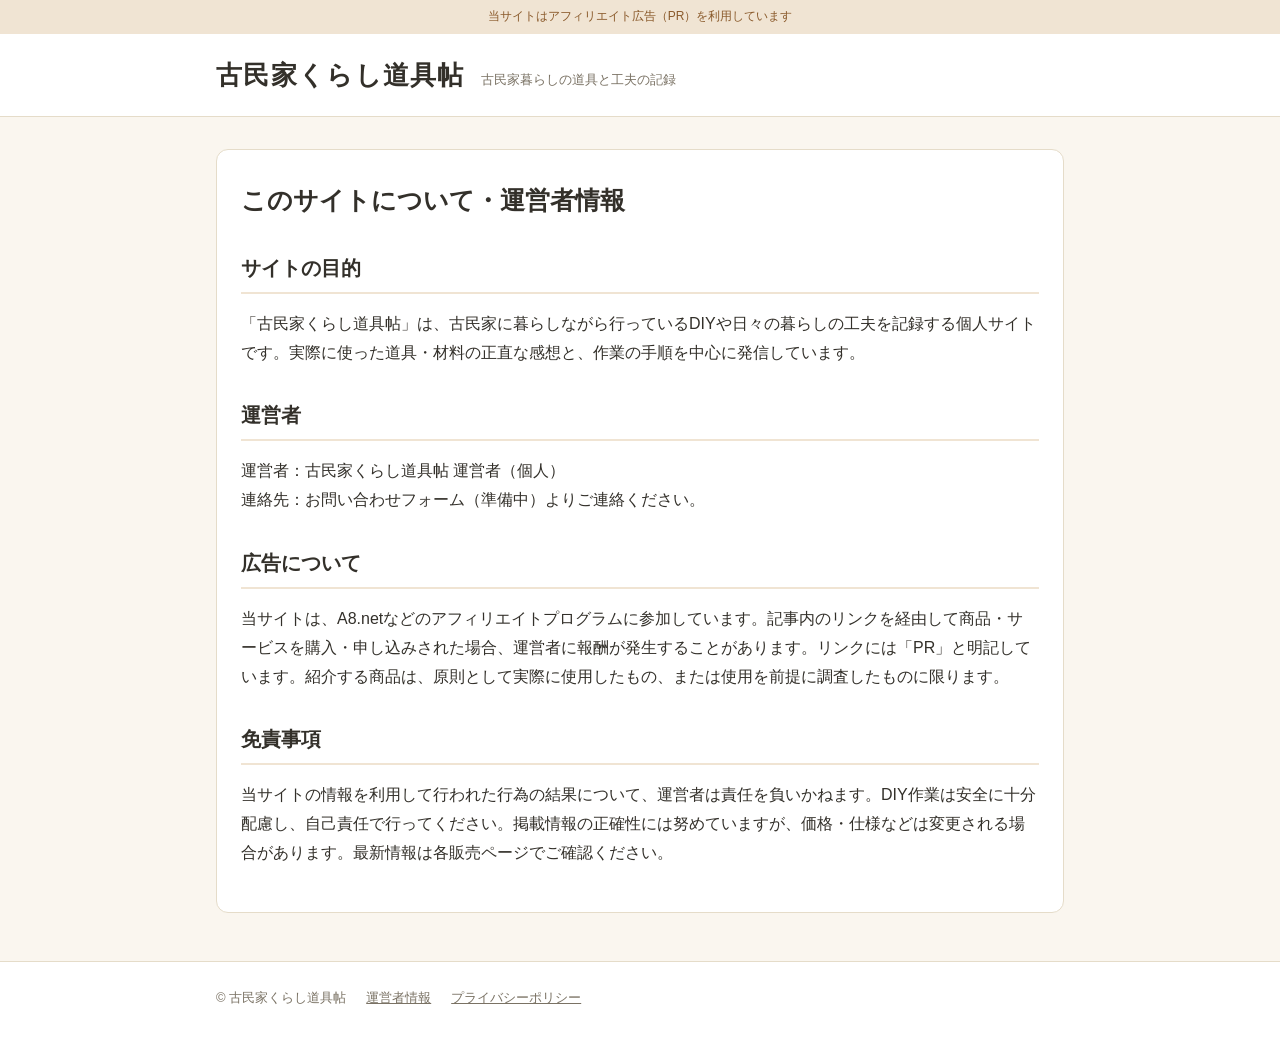
<file: about.html>
<!DOCTYPE html>
<html lang="ja">
<head>
<meta charset="UTF-8">
<meta name="viewport" content="width=device-width, initial-scale=1">
<title>このサイトについて・運営者情報｜古民家くらし道具帖</title>
<link rel="stylesheet" href="style.css">
<!-- Google tag (gtag.js) -->
<script async src="https://www.googletagmanager.com/gtag/js?id=G-YVB22NYQNQ"></script>
<script>
  window.dataLayer = window.dataLayer || [];
  function gtag(){dataLayer.push(arguments);}
  gtag('js', new Date());
  gtag('config', 'G-YVB22NYQNQ');
</script>
</head>
<body>
<div class="pr-note">当サイトはアフィリエイト広告（PR）を利用しています</div>
<header class="site">
  <div class="wrap">
    <a class="logo" href="index.html">古民家くらし道具帖</a>
    <span class="tagline">古民家暮らしの道具と工夫の記録</span>
  </div>
</header>
<main>
  <div class="wrap">
    <article class="post">
      <h1>このサイトについて・運営者情報</h1>
      <h2>サイトの目的</h2>
      <p>「古民家くらし道具帖」は、古民家に暮らしながら行っているDIYや日々の暮らしの工夫を記録する個人サイトです。実際に使った道具・材料の正直な感想と、作業の手順を中心に発信しています。</p>
      <h2>運営者</h2>
      <p>運営者：古民家くらし道具帖 運営者（個人）<br>
      連絡先：お問い合わせフォーム（準備中）よりご連絡ください。</p>
      <h2>広告について</h2>
      <p>当サイトは、A8.netなどのアフィリエイトプログラムに参加しています。記事内のリンクを経由して商品・サービスを購入・申し込みされた場合、運営者に報酬が発生することがあります。リンクには「PR」と明記しています。紹介する商品は、原則として実際に使用したもの、または使用を前提に調査したものに限ります。</p>
      <h2>免責事項</h2>
      <p>当サイトの情報を利用して行われた行為の結果について、運営者は責任を負いかねます。DIY作業は安全に十分配慮し、自己責任で行ってください。掲載情報の正確性には努めていますが、価格・仕様などは変更される場合があります。最新情報は各販売ページでご確認ください。</p>
    </article>
  </div>
</main>
<footer class="site">
  <div class="wrap">
    <span>© 古民家くらし道具帖</span>
    <a href="about.html">運営者情報</a>
    <a href="privacy.html">プライバシーポリシー</a>
  </div>
</footer>
</body>
</html>
</file>
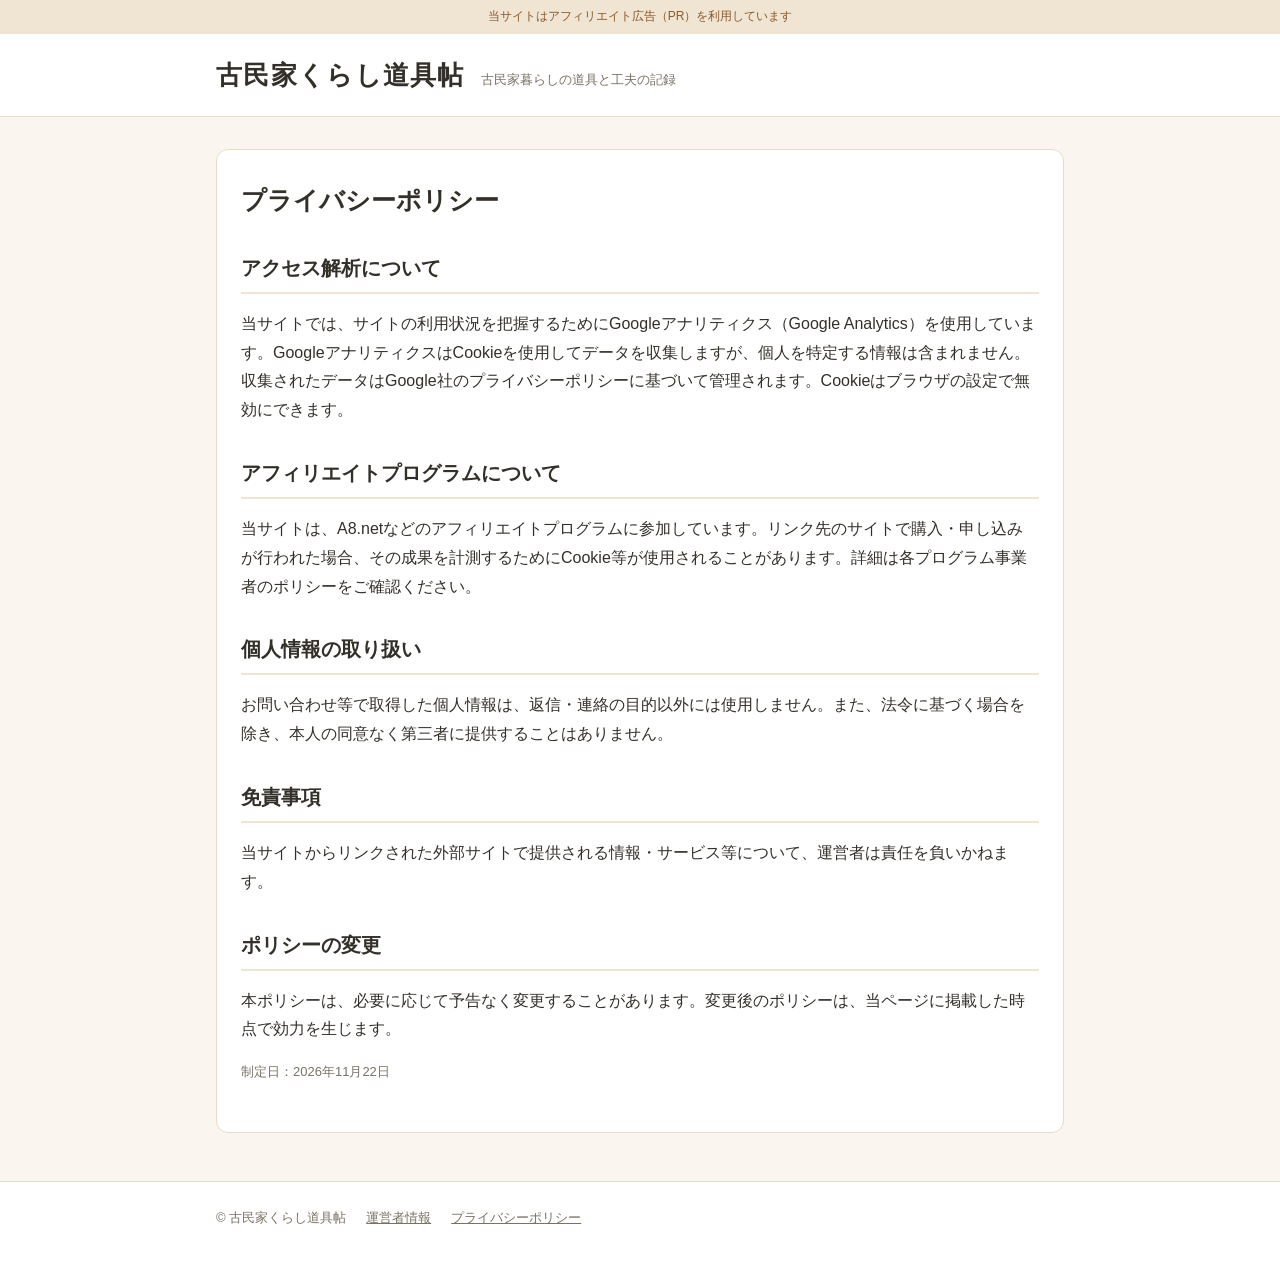
<file: privacy.html>
<!DOCTYPE html>
<html lang="ja">
<head>
<meta charset="UTF-8">
<meta name="viewport" content="width=device-width, initial-scale=1">
<title>プライバシーポリシー｜古民家くらし道具帖</title>
<link rel="stylesheet" href="style.css">
<!-- Google tag (gtag.js) -->
<script async src="https://www.googletagmanager.com/gtag/js?id=G-YVB22NYQNQ"></script>
<script>
  window.dataLayer = window.dataLayer || [];
  function gtag(){dataLayer.push(arguments);}
  gtag('js', new Date());
  gtag('config', 'G-YVB22NYQNQ');
</script>
</head>
<body>
<div class="pr-note">当サイトはアフィリエイト広告（PR）を利用しています</div>
<header class="site">
  <div class="wrap">
    <a class="logo" href="index.html">古民家くらし道具帖</a>
    <span class="tagline">古民家暮らしの道具と工夫の記録</span>
  </div>
</header>
<main>
  <div class="wrap">
    <article class="post">
      <h1>プライバシーポリシー</h1>
      <h2>アクセス解析について</h2>
      <p>当サイトでは、サイトの利用状況を把握するためにGoogleアナリティクス（Google Analytics）を使用しています。GoogleアナリティクスはCookieを使用してデータを収集しますが、個人を特定する情報は含まれません。収集されたデータはGoogle社のプライバシーポリシーに基づいて管理されます。Cookieはブラウザの設定で無効にできます。</p>
      <h2>アフィリエイトプログラムについて</h2>
      <p>当サイトは、A8.netなどのアフィリエイトプログラムに参加しています。リンク先のサイトで購入・申し込みが行われた場合、その成果を計測するためにCookie等が使用されることがあります。詳細は各プログラム事業者のポリシーをご確認ください。</p>
      <h2>個人情報の取り扱い</h2>
      <p>お問い合わせ等で取得した個人情報は、返信・連絡の目的以外には使用しません。また、法令に基づく場合を除き、本人の同意なく第三者に提供することはありません。</p>
      <h2>免責事項</h2>
      <p>当サイトからリンクされた外部サイトで提供される情報・サービス等について、運営者は責任を負いかねます。</p>
      <h2>ポリシーの変更</h2>
      <p>本ポリシーは、必要に応じて予告なく変更することがあります。変更後のポリシーは、当ページに掲載した時点で効力を生じます。</p>
      <p class="meta">制定日：2026年11月22日</p>
    </article>
  </div>
</main>
<footer class="site">
  <div class="wrap">
    <span>© 古民家くらし道具帖</span>
    <a href="about.html">運営者情報</a>
    <a href="privacy.html">プライバシーポリシー</a>
  </div>
</footer>
</body>
</html>
</file>
<file: style.css>
:root {
  --bg: #faf6ef;
  --surface: #ffffff;
  --ink: #33302a;
  --muted: #7a7264;
  --accent: #8a5a2b;
  --accent-soft: #f0e4d3;
  --line: #e5dcc9;
}
* { box-sizing: border-box; }
body {
  margin: 0;
  background: var(--bg);
  color: var(--ink);
  font-family: "Hiragino Kaku Gothic ProN", "Hiragino Sans", "Noto Sans JP", sans-serif;
  line-height: 1.8;
  font-size: 16px;
}
a { color: var(--accent); }
.wrap { max-width: 880px; margin: 0 auto; padding: 0 16px; }
header.site {
  background: var(--surface);
  border-bottom: 1px solid var(--line);
}
header.site .wrap {
  display: flex; align-items: baseline; gap: 16px;
  padding-top: 18px; padding-bottom: 18px; flex-wrap: wrap;
}
.logo { font-size: 26px; font-weight: 700; color: var(--ink); text-decoration: none; letter-spacing: .05em; }
.tagline { color: var(--muted); font-size: 13px; }
.pr-note {
  background: var(--accent-soft); color: var(--accent);
  font-size: 12px; text-align: center; padding: 6px 12px;
}
nav.cats { background: var(--surface); border-bottom: 1px solid var(--line); }
nav.cats .wrap { display: flex; gap: 20px; padding-top: 10px; padding-bottom: 10px; flex-wrap: wrap; }
nav.cats a { color: var(--ink); text-decoration: none; font-size: 14px; }
nav.cats a:hover { color: var(--accent); }
main { padding: 32px 0 48px; }
.hero {
  background: var(--surface); border: 1px solid var(--line); border-radius: 12px;
  padding: 28px 24px; margin-bottom: 28px;
}
.hero h1 { font-size: 24px; margin: 0 0 10px; line-height: 1.5; }
.hero p { margin: 0; color: var(--muted); }
h2.sec { font-size: 19px; border-left: 5px solid var(--accent); padding-left: 10px; margin: 34px 0 16px; }
.cards { display: grid; grid-template-columns: repeat(auto-fill, minmax(250px, 1fr)); gap: 16px; }
.card {
  background: var(--surface); border: 1px solid var(--line); border-radius: 12px;
  padding: 18px; text-decoration: none; color: var(--ink); display: block;
}
.card:hover { border-color: var(--accent); }
.card .cat { font-size: 12px; color: var(--accent); font-weight: 700; }
.card h3 { font-size: 17px; margin: 6px 0 8px; line-height: 1.5; }
.card p { font-size: 13px; color: var(--muted); margin: 0; }
.card .soon { color: var(--muted); font-size: 13px; }
article.post {
  background: var(--surface); border: 1px solid var(--line); border-radius: 12px;
  padding: 28px 24px;
}
article.post h1 { font-size: 25px; line-height: 1.5; margin: 4px 0 6px; }
article.post .meta { color: var(--muted); font-size: 13px; margin-bottom: 20px; }
article.post h2 { font-size: 20px; border-bottom: 2px solid var(--accent-soft); padding-bottom: 6px; margin: 30px 0 12px; }
article.post h3 { font-size: 17px; margin: 22px 0 8px; }
article.post ul, article.post ol { padding-left: 22px; }
.toolbox {
  background: var(--bg); border: 1px dashed var(--accent); border-radius: 10px;
  padding: 16px 18px; margin: 18px 0;
}
.toolbox h3 { margin-top: 0; }
.aff {
  display: block; background: var(--accent-soft); border-radius: 8px;
  padding: 10px 14px; margin: 8px 0; text-decoration: none; color: var(--ink); font-size: 14px;
}
.products { display: flex; flex-wrap: wrap; gap: 14px; margin: 12px 0; }
.products table { background: #fff; }
.aff .pr { font-size: 11px; color: var(--accent); font-weight: 700; display: block; }
footer.site {
  border-top: 1px solid var(--line); background: var(--surface);
  padding: 24px 0 40px; color: var(--muted); font-size: 13px;
}
footer.site .wrap { display: flex; gap: 20px; flex-wrap: wrap; }
footer.site a { color: var(--muted); }

.hero-img { width: 100%; height: 340px; object-fit: cover; border-radius: 14px; display: block; margin-bottom: 22px; }
a.card { padding: 0; overflow: hidden; }
.card-img { width: 100%; height: 170px; object-fit: cover; display: block; }
.card-body { padding: 18px 20px 20px; }
.gallery { display: grid; grid-template-columns: repeat(auto-fit, minmax(200px, 1fr)); gap: 12px; }
.gallery img { width: 100%; height: 180px; object-fit: cover; border-radius: 10px; display: block; }
figure.lead { margin: 20px 0; }
figure.lead img { width: 100%; border-radius: 12px; display: block; }
figure.lead figcaption { font-size: 12px; color: var(--muted); margin-top: 6px; }
.note { font-size: 12px; color: var(--muted); }
</file>
